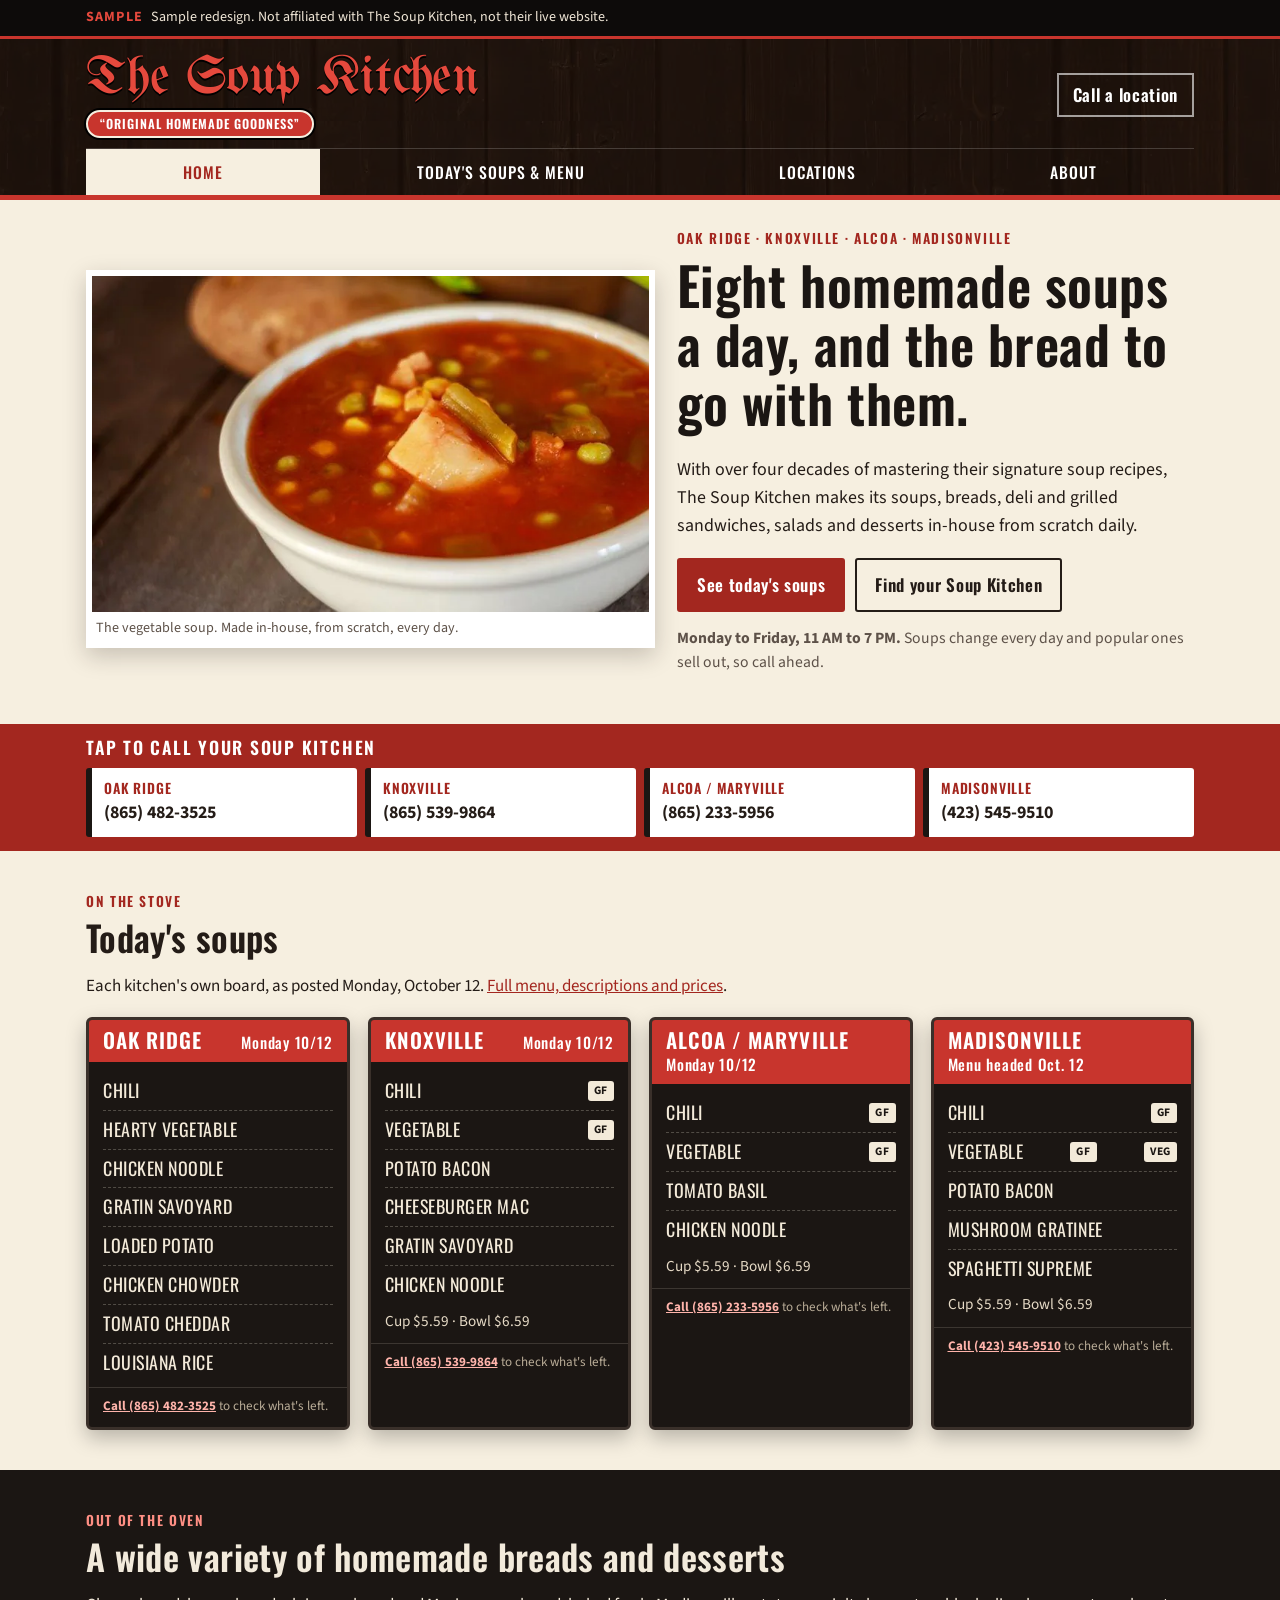
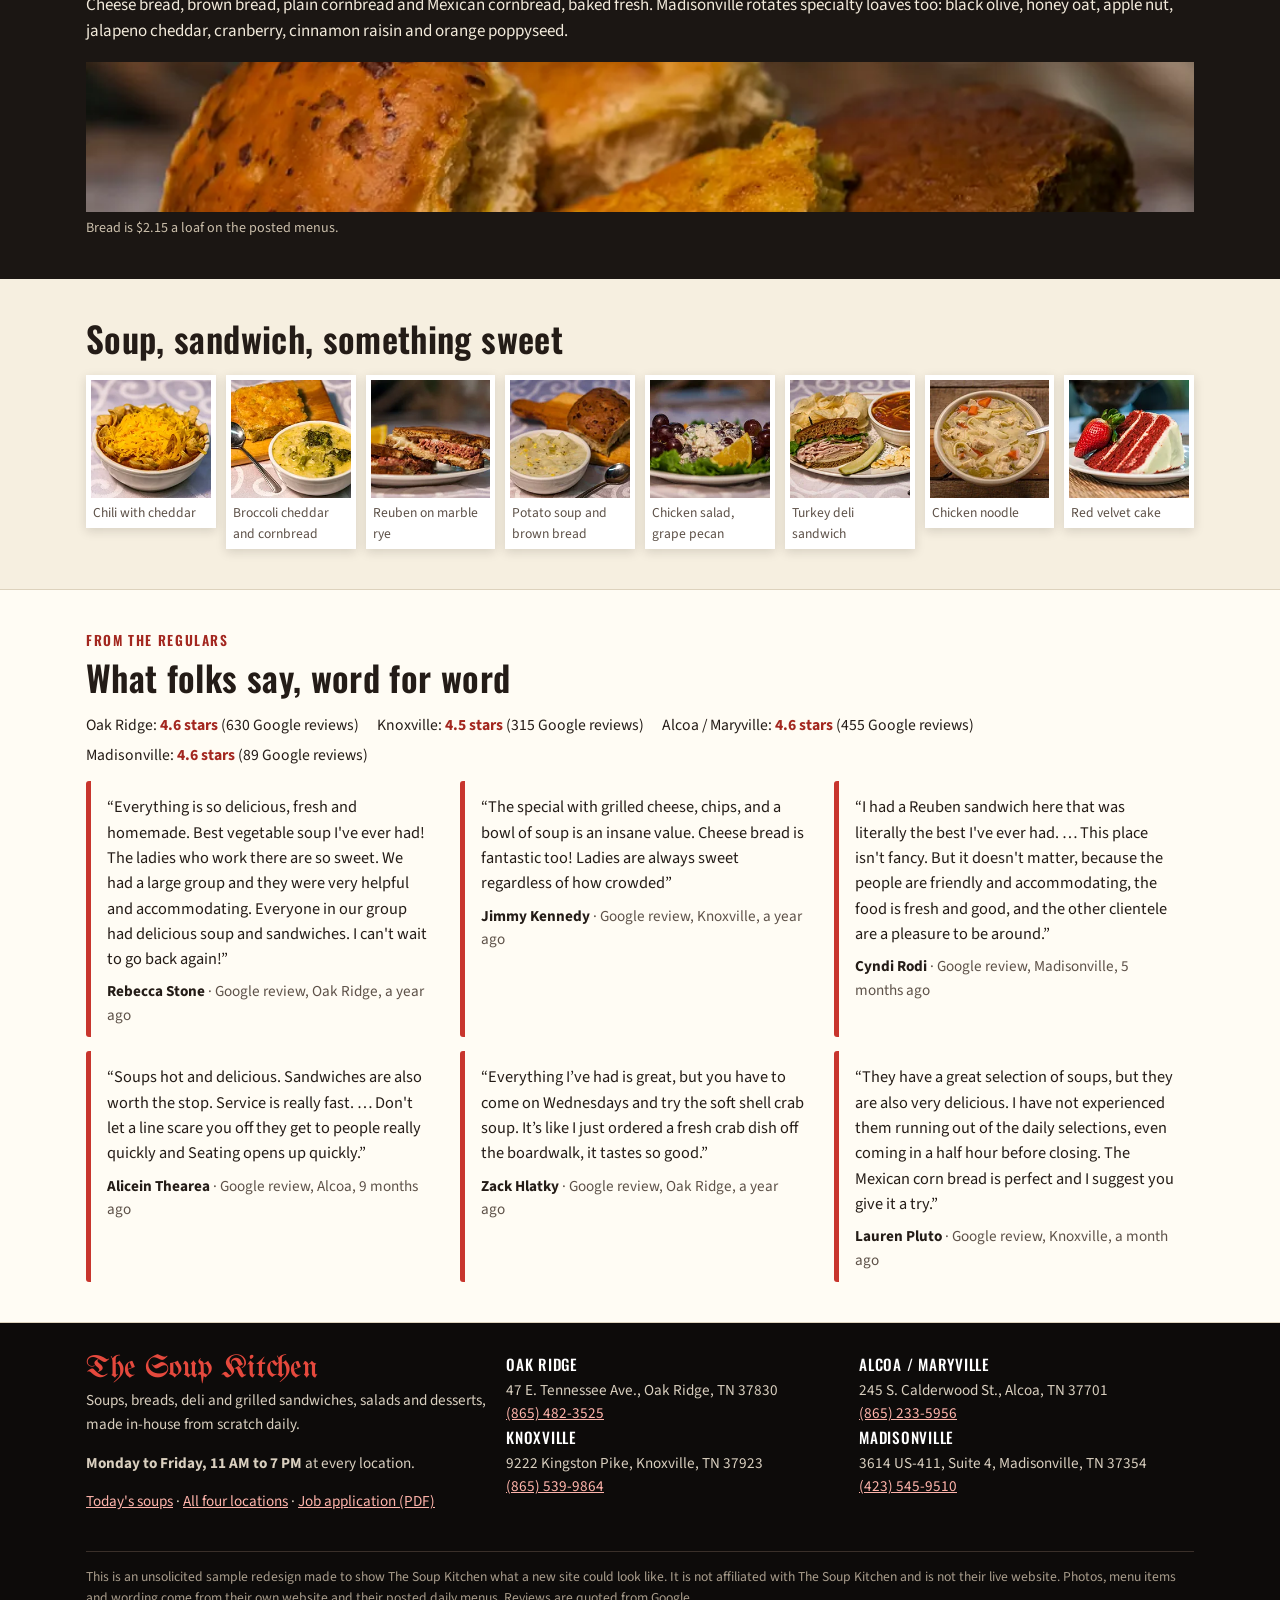
<file: index.html>
<!DOCTYPE html>
<html lang="en">
<head>
<meta charset="utf-8">
<meta name="viewport" content="width=device-width, initial-scale=1">
<meta name="robots" content="noindex, nofollow, noarchive">
<title>The Soup Kitchen | Homemade Soup, Bread &amp; Sandwiches in Oak Ridge, Knoxville, Alcoa &amp; Madisonville</title>
<meta name="description" content="Eight homemade soups a day, fresh breads, deli and grilled sandwiches and desserts, made from scratch at four East Tennessee locations. See today's soups and tap to call.">
<meta name="theme-color" content="#1b1613">
<link rel="icon" href="img/favicon.svg" type="image/svg+xml">
<link rel="preconnect" href="https://fonts.googleapis.com">
<link rel="preconnect" href="https://fonts.gstatic.com" crossorigin>
<link rel="stylesheet" href="https://fonts.googleapis.com/css2?family=UnifrakturMaguntia&amp;family=Oswald:wght@500;600&amp;family=Source+Sans+3:ital,wght@0,400;0,700;1,400&amp;display=swap">
<link rel="stylesheet" href="style.css">
</head>
<body>
<a class="skip" href="#main">Skip to main content</a>
<div class="ribbon" role="note"><div class="wrap"><strong>Sample</strong>Sample redesign. Not affiliated with The Soup Kitchen, not their live website.</div></div>
<header class="site-head">
<div class="shade">
<div class="wrap">
<div class="head-row">
<a class="brand" href="index.html" aria-label="The Soup Kitchen, home"><span class="mark" aria-hidden="true">The Soup Kitchen</span><span class="banner" aria-hidden="true">&ldquo;Original Homemade Goodness&rdquo;</span></a>
<a class="head-call" href="locations.html">Call a location</a>
</div>
<nav class="main-nav" aria-label="Main"><ul><li><a href="index.html" aria-current="page">Home</a></li><li><a href="menu.html">Today's Soups &amp; Menu</a></li><li><a href="locations.html">Locations</a></li><li><a href="about.html">About</a></li></ul></nav>
</div>
</div>
</header>
<main id="main">

<section class="hero" aria-labelledby="hero-h">
<div class="wrap hero-grid">
<figure class="hero-photo">
<img src="img/vegetable-soup-750.webp" srcset="img/vegetable-soup-480.webp 480w, img/vegetable-soup-750.webp 750w" sizes="(min-width: 900px) 560px, 100vw" width="750" height="453" alt="A bowl of The Soup Kitchen's vegetable soup, potato, green beans, corn and peas in a tomato broth, on a rustic wood table with celery behind it" fetchpriority="high">
<figcaption>The vegetable soup. Made in-house, from scratch, every day.</figcaption>
</figure>
<div>
<p class="kicker">Oak Ridge &middot; Knoxville &middot; Alcoa &middot; Madisonville</p>
<h1 id="hero-h">Eight homemade soups a day, and the bread to go with them.</h1>
<p class="sub">With over four decades of mastering their signature soup recipes, The Soup Kitchen makes its soups, breads, deli and grilled sandwiches, salads and desserts in-house from scratch daily.</p>
<div class="cta-row">
<a class="btn" href="menu.html">See today's soups</a>
<a class="btn btn-line" href="locations.html">Find your Soup Kitchen</a>
</div>
<p class="hours-line"><strong>Monday to Friday, 11 AM to 7 PM.</strong> Soups change every day and popular ones sell out, so call ahead.</p>
</div>
</div>
</section>

<section class="callbar" aria-labelledby="call-h"><div class="wrap">
<h2 id="call-h">Tap to call your Soup Kitchen</h2>
<ul class="calls"><li><a href="tel:+18654823525"><span class="town">Oak Ridge</span><span class="num">(865) 482-3525</span></a></li><li><a href="tel:+18655399864"><span class="town">Knoxville</span><span class="num">(865) 539-9864</span></a></li><li><a href="tel:+18652335956"><span class="town">Alcoa / Maryville</span><span class="num">(865) 233-5956</span></a></li><li><a href="tel:+14235459510"><span class="town">Madisonville</span><span class="num">(423) 545-9510</span></a></li></ul>
</div></section>

<section class="section" aria-labelledby="today-h">
<div class="wrap">
<p class="kicker">On the stove</p>
<h2 id="today-h">Today's soups</h2>
<p>Each kitchen's own board, as posted Monday, October 12. <a href="menu.html">Full menu, descriptions and prices</a>.</p>
<div class="boards">
<section class="board" id="today-oak-ridge" aria-labelledby="b-oak-ridge">
<div class="board-top"><h3 id="b-oak-ridge">Oak Ridge</h3><span class="date">Monday 10/12</span></div>
<ul><li><span>Chili</span></li><li><span>Hearty Vegetable</span></li><li><span>Chicken Noodle</span></li><li><span>Gratin Savoyard</span></li><li><span>Loaded Potato</span></li><li><span>Chicken Chowder</span></li><li><span>Tomato Cheddar</span></li><li><span>Louisiana Rice</span></li></ul>

<p class="src"><a href="tel:+18654823525">Call (865) 482-3525</a> to check what's left.</p>
</section><section class="board" id="today-knoxville" aria-labelledby="b-knoxville">
<div class="board-top"><h3 id="b-knoxville">Knoxville</h3><span class="date">Monday 10/12</span></div>
<ul><li><span>Chili</span><span class="tag">GF</span></li><li><span>Vegetable</span><span class="tag">GF</span></li><li><span>Potato Bacon</span></li><li><span>Cheeseburger Mac</span></li><li><span>Gratin Savoyard</span></li><li><span>Chicken Noodle</span></li></ul>
<p class="price">Cup $5.59 &middot; Bowl $6.59</p>
<p class="src"><a href="tel:+18655399864">Call (865) 539-9864</a> to check what's left.</p>
</section><section class="board" id="today-alcoa" aria-labelledby="b-alcoa">
<div class="board-top"><h3 id="b-alcoa">Alcoa / Maryville</h3><span class="date">Monday 10/12</span></div>
<ul><li><span>Chili</span><span class="tag">GF</span></li><li><span>Vegetable</span><span class="tag">GF</span></li><li><span>Tomato Basil</span></li><li><span>Chicken Noodle</span></li></ul>
<p class="price">Cup $5.59 &middot; Bowl $6.59</p>
<p class="src"><a href="tel:+18652335956">Call (865) 233-5956</a> to check what's left.</p>
</section><section class="board" id="today-madisonville" aria-labelledby="b-madisonville">
<div class="board-top"><h3 id="b-madisonville">Madisonville</h3><span class="date">Menu headed Oct. 12</span></div>
<ul><li><span>Chili</span><span class="tag">GF</span></li><li><span>Vegetable</span><span class="tag">GF</span><span class="tag">VEG</span></li><li><span>Potato Bacon</span></li><li><span>Mushroom Gratinee</span></li><li><span>Spaghetti Supreme</span></li></ul>
<p class="price">Cup $5.59 &middot; Bowl $6.59</p>
<p class="src"><a href="tel:+14235459510">Call (423) 545-9510</a> to check what's left.</p>
</section>
</div>
</div>
</section>

<section class="section dark" aria-labelledby="bread-h">
<div class="wrap">
<p class="kicker">Out of the oven</p>
<h2 id="bread-h">A wide variety of homemade breads and desserts</h2>
<p>Cheese bread, brown bread, plain cornbread and Mexican cornbread, baked fresh. Madisonville rotates specialty loaves too: black olive, honey oat, apple nut, jalapeno cheddar, cranberry, cinnamon raisin and orange poppyseed.</p>
<figure class="bread-strip"><img src="img/breads-1000.webp" width="1000" height="199" alt="A row of The Soup Kitchen's homemade bread loaves, cheese bread and brown bread, torn open to show the inside" loading="lazy" decoding="async"><figcaption>Bread is $2.15 a loaf on the posted menus.</figcaption></figure>
</div>
</section>

<section class="section" aria-labelledby="food-h">
<div class="wrap">
<h2 id="food-h">Soup, sandwich, something sweet</h2>
<ul class="tiles eight"><li><figure><img src="img/chili-cheddar-fritos.webp" width="211" height="209" alt="Chili topped with shredded cheddar and corn chips" loading="lazy" decoding="async"><figcaption>Chili with cheddar</figcaption></figure></li><li><figure><img src="img/broccoli-cheddar-cornbread.webp" width="211" height="209" alt="A bowl of broccoli cheddar soup beside a square of cornbread on a wooden board" loading="lazy" decoding="async"><figcaption>Broccoli cheddar and cornbread</figcaption></figure></li><li><figure><img src="img/reuben.webp" width="211" height="209" alt="A grilled Reuben on marble rye, corned beef and sauerkraut showing" loading="lazy" decoding="async"><figcaption>Reuben on marble rye</figcaption></figure></li><li><figure><img src="img/potato-soup-bread.webp" width="211" height="209" alt="A cup of creamy potato soup with a loaf of homemade brown bread" loading="lazy" decoding="async"><figcaption>Potato soup and brown bread</figcaption></figure></li><li><figure><img src="img/chicken-salad-plate.webp" width="211" height="209" alt="Grape and pecan chicken salad on lettuce with red grapes and an orange slice" loading="lazy" decoding="async"><figcaption>Chicken salad, grape pecan</figcaption></figure></li><li><figure><img src="img/turkey-on-rye.webp" width="211" height="209" alt="A turkey deli sandwich on dark rye with chips, a pickle and a cup of soup" loading="lazy" decoding="async"><figcaption>Turkey deli sandwich</figcaption></figure></li><li><figure><img src="img/chicken-noodle.webp" width="211" height="209" alt="A bowl of chicken noodle soup with carrots and wide noodles on a wood table" loading="lazy" decoding="async"><figcaption>Chicken noodle</figcaption></figure></li><li><figure><img src="img/red-velvet.webp" width="211" height="209" alt="A slice of red velvet layer cake with cream cheese frosting and a strawberry" loading="lazy" decoding="async"><figcaption>Red velvet cake</figcaption></figure></li></ul>
</div>
</section>

<section class="section paper" aria-labelledby="rv-h">
<div class="wrap">
<p class="kicker">From the regulars</p>
<h2 id="rv-h">What folks say, word for word</h2>
<p class="rating-row"><span>Oak Ridge: <b>4.6 stars</b> (630 Google reviews)</span><span>Knoxville: <b>4.5 stars</b> (315 Google reviews)</span><span>Alcoa / Maryville: <b>4.6 stars</b> (455 Google reviews)</span><span>Madisonville: <b>4.6 stars</b> (89 Google reviews)</span></p>
<ul class="reviews"><li><blockquote><p>&ldquo;Everything is so delicious, fresh and homemade. Best vegetable soup I've ever had! The ladies who work there are so sweet. We had a large group and they were very helpful and accommodating. Everyone in our group had delicious soup and sandwiches. I can't wait to go back again!&rdquo;</p></blockquote><p class="who">Rebecca Stone <span>&middot; Google review, Oak Ridge, a year ago</span></p></li><li><blockquote><p>&ldquo;The special with grilled cheese, chips, and a bowl of soup is an insane value. Cheese bread is fantastic too! Ladies are always sweet regardless of how crowded&rdquo;</p></blockquote><p class="who">Jimmy Kennedy <span>&middot; Google review, Knoxville, a year ago</span></p></li><li><blockquote><p>&ldquo;I had a Reuben sandwich here that was literally the best I've ever had. &hellip; This place isn't fancy. But it doesn't matter, because the people are friendly and accommodating, the food is fresh and good, and the other clientele are a pleasure to be around.&rdquo;</p></blockquote><p class="who">Cyndi Rodi <span>&middot; Google review, Madisonville, 5 months ago</span></p></li><li><blockquote><p>&ldquo;Soups hot and delicious. Sandwiches are also worth the stop. Service is really fast. &hellip; Don't let a line scare you off they get to people really quickly and Seating opens up quickly.&rdquo;</p></blockquote><p class="who">Alicein Thearea <span>&middot; Google review, Alcoa, 9 months ago</span></p></li><li><blockquote><p>&ldquo;Everything I&rsquo;ve had is great, but you have to come on Wednesdays and try the soft shell crab soup. It&rsquo;s like I just ordered a fresh crab dish off the boardwalk, it tastes so good.&rdquo;</p></blockquote><p class="who">Zack Hlatky <span>&middot; Google review, Oak Ridge, a year ago</span></p></li><li><blockquote><p>&ldquo;They have a great selection of soups, but they are also very delicious. I have not experienced them running out of the daily selections, even coming in a half hour before closing. The Mexican corn bread is perfect and I suggest you give it a try.&rdquo;</p></blockquote><p class="who">Lauren Pluto <span>&middot; Google review, Knoxville, a month ago</span></p></li></ul>
</div>
</section>
</main>
<footer class="site-foot">
<div class="wrap">
<div class="foot-grid">
<div>
<p class="foot-name">The Soup Kitchen</p>
<p>Soups, breads, deli and grilled sandwiches, salads and desserts, made in-house from scratch daily.</p>
<p><strong>Monday to Friday, 11 AM to 7 PM</strong> at every location.</p>
<p><a href="menu.html">Today's soups</a> &middot; <a href="locations.html">All four locations</a> &middot; <a href="https://thesoupkitchen.com/jobapplication.pdf">Job application (PDF)</a></p>
</div>
<div><p class="foot-loc"><b>Oak Ridge</b><br>47 E. Tennessee Ave., Oak Ridge, TN 37830<br><a href="tel:+18654823525">(865) 482-3525</a></p><p class="foot-loc"><b>Knoxville</b><br>9222 Kingston Pike, Knoxville, TN 37923<br><a href="tel:+18655399864">(865) 539-9864</a></p></div>
<div><p class="foot-loc"><b>Alcoa / Maryville</b><br>245 S. Calderwood St., Alcoa, TN 37701<br><a href="tel:+18652335956">(865) 233-5956</a></p><p class="foot-loc"><b>Madisonville</b><br>3614 US-411, Suite 4, Madisonville, TN 37354<br><a href="tel:+14235459510">(423) 545-9510</a></p></div>
</div>
<p class="sample-note">This is an unsolicited sample redesign made to show The Soup Kitchen what a new site could look like. It is not affiliated with The Soup Kitchen and is not their live website. Photos, menu items and wording come from their own website and their posted daily menus. Reviews are quoted from Google.</p>
</div>
</footer>
</body>
</html>
</file>
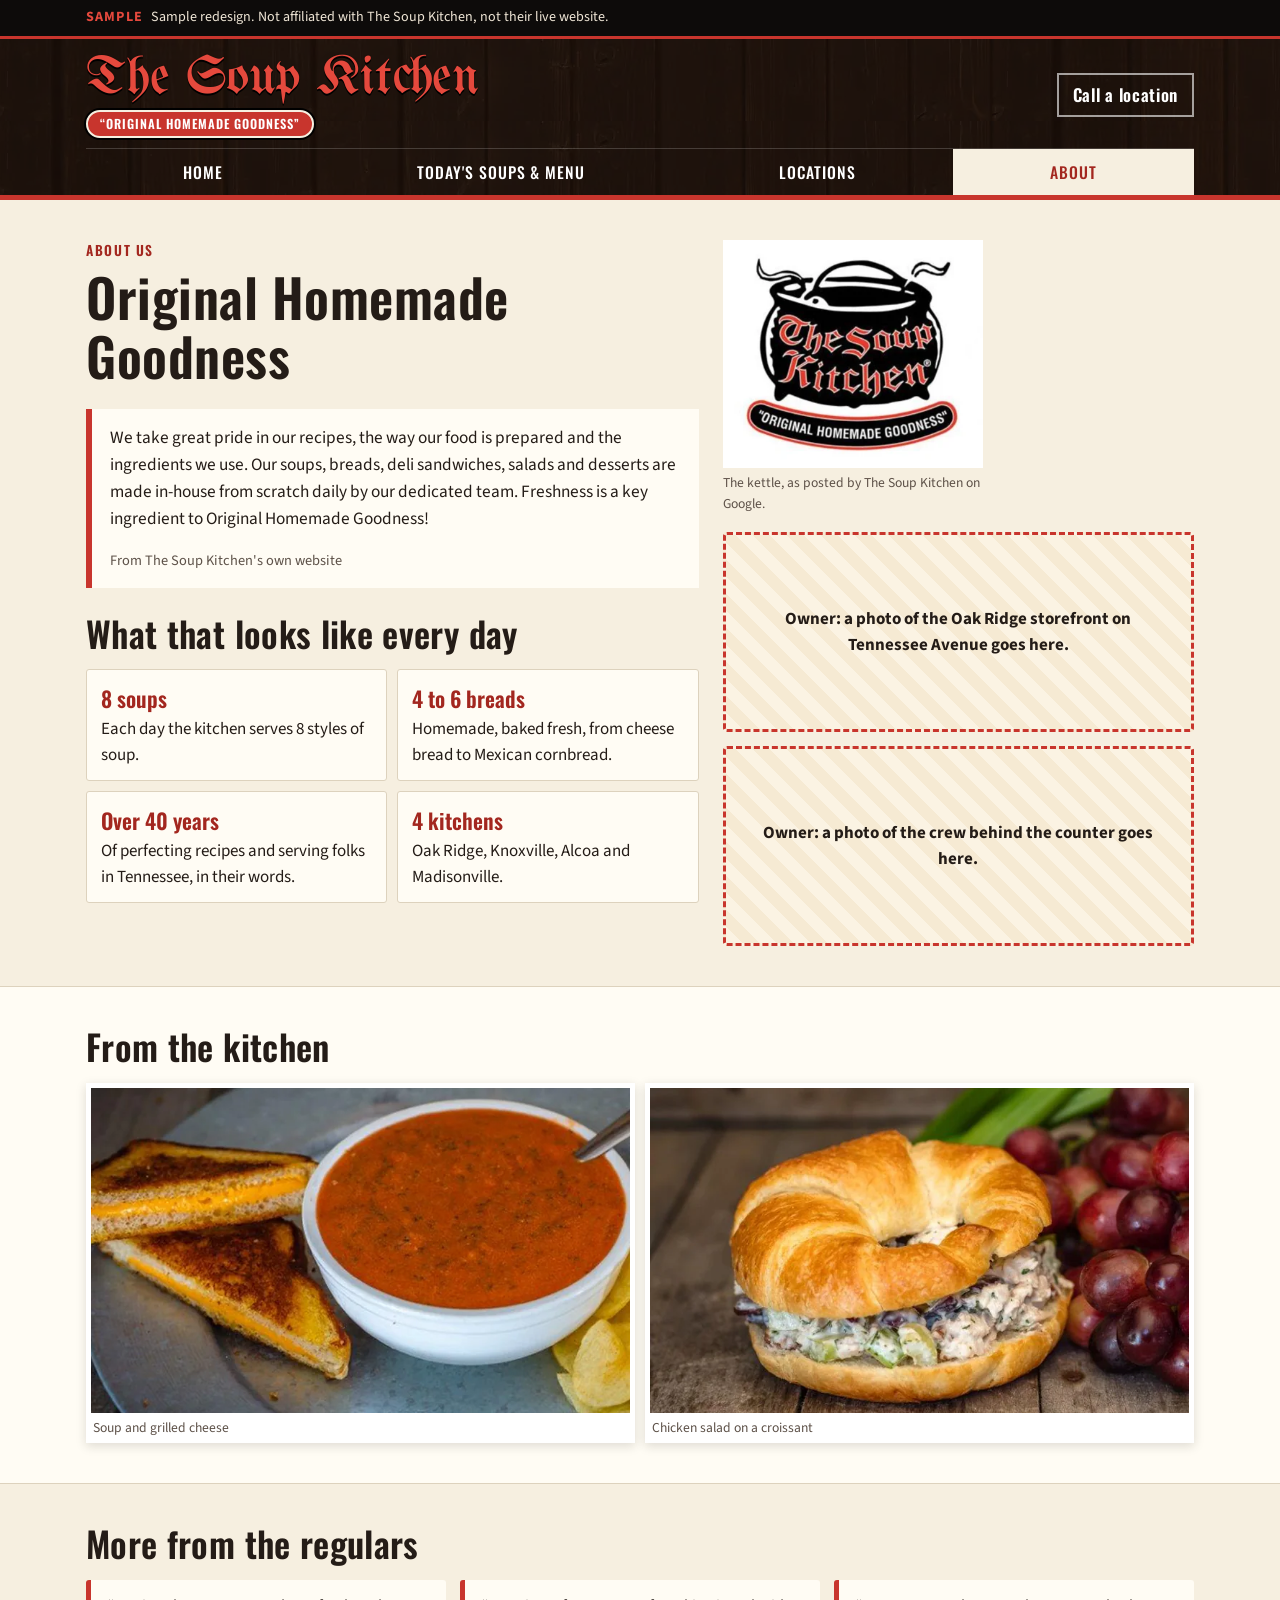
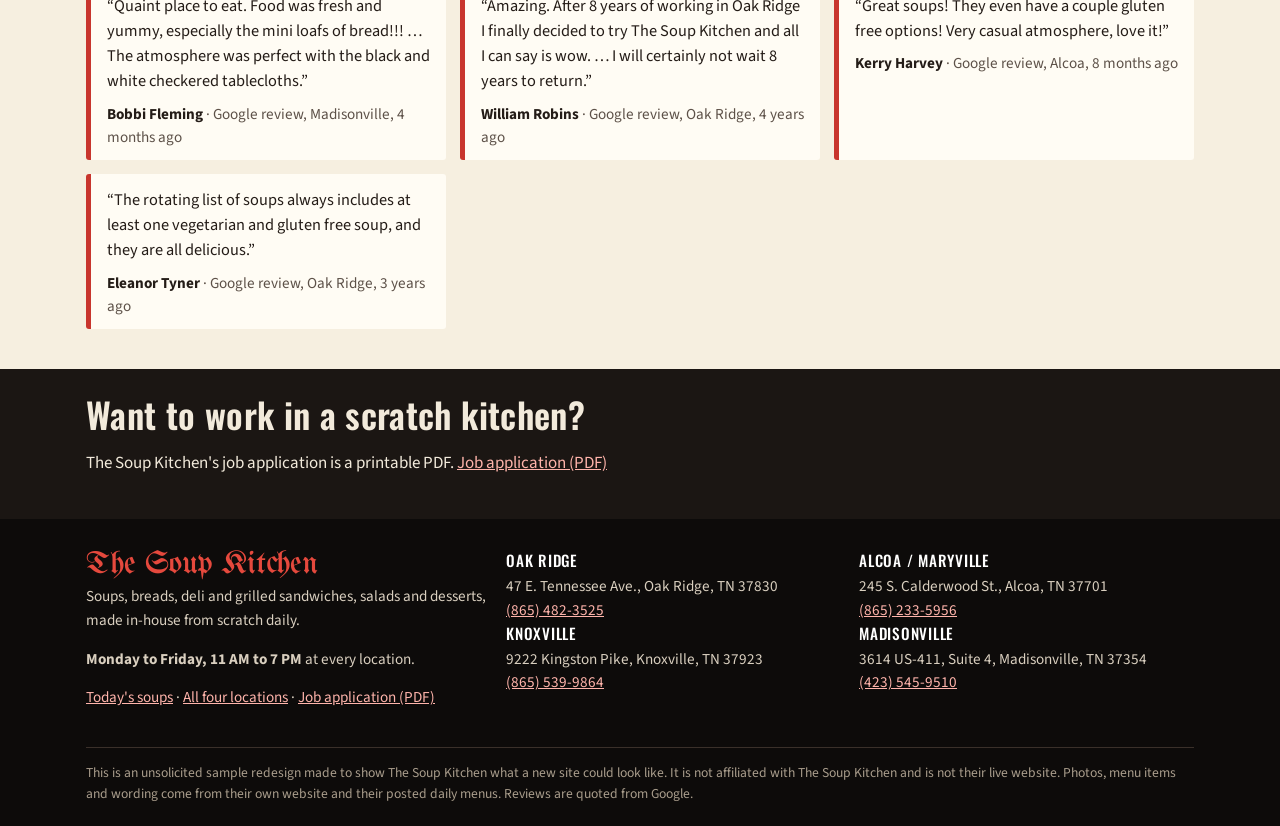
<file: about.html>
<!DOCTYPE html>
<html lang="en">
<head>
<meta charset="utf-8">
<meta name="viewport" content="width=device-width, initial-scale=1">
<meta name="robots" content="noindex, nofollow, noarchive">
<title>About | The Soup Kitchen, Original Homemade Goodness</title>
<meta name="description" content="The Soup Kitchen makes its soups, breads, deli sandwiches, salads and desserts in-house from scratch daily, in Oak Ridge, Knoxville, Alcoa and Madisonville.">
<meta name="theme-color" content="#1b1613">
<link rel="icon" href="img/favicon.svg" type="image/svg+xml">
<link rel="preconnect" href="https://fonts.googleapis.com">
<link rel="preconnect" href="https://fonts.gstatic.com" crossorigin>
<link rel="stylesheet" href="https://fonts.googleapis.com/css2?family=UnifrakturMaguntia&amp;family=Oswald:wght@500;600&amp;family=Source+Sans+3:ital,wght@0,400;0,700;1,400&amp;display=swap">
<link rel="stylesheet" href="style.css">
</head>
<body>
<a class="skip" href="#main">Skip to main content</a>
<div class="ribbon" role="note"><div class="wrap"><strong>Sample</strong>Sample redesign. Not affiliated with The Soup Kitchen, not their live website.</div></div>
<header class="site-head">
<div class="shade">
<div class="wrap">
<div class="head-row">
<a class="brand" href="index.html" aria-label="The Soup Kitchen, home"><span class="mark" aria-hidden="true">The Soup Kitchen</span><span class="banner" aria-hidden="true">&ldquo;Original Homemade Goodness&rdquo;</span></a>
<a class="head-call" href="locations.html">Call a location</a>
</div>
<nav class="main-nav" aria-label="Main"><ul><li><a href="index.html">Home</a></li><li><a href="menu.html">Today's Soups &amp; Menu</a></li><li><a href="locations.html">Locations</a></li><li><a href="about.html" aria-current="page">About</a></li></ul></nav>
</div>
</div>
</header>
<main id="main">

<section class="section" aria-labelledby="ab-h">
<div class="wrap about-grid">
<div>
<p class="kicker">About us</p>
<h1 id="ab-h">Original Homemade Goodness</h1>
<blockquote class="their-words">
<p>We take great pride in our recipes, the way our food is prepared and the ingredients we use. Our soups, breads, deli sandwiches, salads and desserts are made in-house from scratch daily by our dedicated team. Freshness is a key ingredient to Original Homemade Goodness!</p>
<footer>From The Soup Kitchen's own website</footer>
</blockquote>
<h2 style="margin-top:26px">What that looks like every day</h2>
<ul class="facts">
<li><b>8 soups</b>Each day the kitchen serves 8 styles of soup.</li>
<li><b>4 to 6 breads</b>Homemade, baked fresh, from cheese bread to Mexican cornbread.</li>
<li><b>Over 40 years</b>Of perfecting recipes and serving folks in Tennessee, in their words.</li>
<li><b>4 kitchens</b>Oak Ridge, Knoxville, Alcoa and Madisonville.</li>
</ul>
</div>
<div>
<figure class="logo-fig"><img src="img/logo-owner-360.webp" width="360" height="316" alt="The Soup Kitchen logo: a black soup kettle with The Soup Kitchen in red lettering and a red banner reading Original Homemade Goodness" loading="lazy" decoding="async"><figcaption>The kettle, as posted by The Soup Kitchen on Google.</figcaption></figure>
<div class="photo-needed" style="margin-top:18px">Owner: a photo of the Oak Ridge storefront on Tennessee Avenue goes here.</div>
<div class="photo-needed" style="margin-top:14px">Owner: a photo of the crew behind the counter goes here.</div>
</div>
</div>
</section>

<section class="section paper" aria-labelledby="ph-h">
<div class="wrap">
<h2 id="ph-h">From the kitchen</h2>
<div class="tiles" style="grid-template-columns:repeat(auto-fit,minmax(150px,1fr))">
<figure><img src="img/tomato-soup-grilled-cheese-750.webp" width="750" height="453" alt="A bowl of tomato soup with a spoon, grilled cheese halves and potato chips on a metal tray" loading="lazy" decoding="async" style="aspect-ratio:750/453"><figcaption>Soup and grilled cheese</figcaption></figure>
<figure><img src="img/chicken-salad-croissant-750.webp" width="750" height="453" alt="Grape and pecan chicken salad on a golden croissant beside a bunch of red grapes" loading="lazy" decoding="async" style="aspect-ratio:750/453"><figcaption>Chicken salad on a croissant</figcaption></figure>
</div>
</div>
</section>

<section class="section" aria-labelledby="rv2-h">
<div class="wrap">
<h2 id="rv2-h">More from the regulars</h2>
<ul class="reviews"><li><blockquote><p>&ldquo;Quaint place to eat. Food was fresh and yummy, especially the mini loafs of bread!!! &hellip; The atmosphere was perfect with the black and white checkered tablecloths.&rdquo;</p></blockquote><p class="who">Bobbi Fleming <span>&middot; Google review, Madisonville, 4 months ago</span></p></li><li><blockquote><p>&ldquo;Amazing. After 8 years of working in Oak Ridge I finally decided to try The Soup Kitchen and all I can say is wow. &hellip; I will certainly not wait 8 years to return.&rdquo;</p></blockquote><p class="who">William Robins <span>&middot; Google review, Oak Ridge, 4 years ago</span></p></li><li><blockquote><p>&ldquo;Great soups! They even have a couple gluten free options! Very casual atmosphere, love it!&rdquo;</p></blockquote><p class="who">Kerry Harvey <span>&middot; Google review, Alcoa, 8 months ago</span></p></li><li><blockquote><p>&ldquo;The rotating list of soups always includes at least one vegetarian and gluten free soup, and they are all delicious.&rdquo;</p></blockquote><p class="who">Eleanor Tyner <span>&middot; Google review, Oak Ridge, 3 years ago</span></p></li></ul>
</div>
</section>

<section class="section dark tight" aria-labelledby="job-h">
<div class="wrap">
<h2 id="job-h">Want to work in a scratch kitchen?</h2>
<p>The Soup Kitchen's job application is a printable PDF. <a href="https://thesoupkitchen.com/jobapplication.pdf">Job application (PDF)</a></p>
</div>
</section>
</main>
<footer class="site-foot">
<div class="wrap">
<div class="foot-grid">
<div>
<p class="foot-name">The Soup Kitchen</p>
<p>Soups, breads, deli and grilled sandwiches, salads and desserts, made in-house from scratch daily.</p>
<p><strong>Monday to Friday, 11 AM to 7 PM</strong> at every location.</p>
<p><a href="menu.html">Today's soups</a> &middot; <a href="locations.html">All four locations</a> &middot; <a href="https://thesoupkitchen.com/jobapplication.pdf">Job application (PDF)</a></p>
</div>
<div><p class="foot-loc"><b>Oak Ridge</b><br>47 E. Tennessee Ave., Oak Ridge, TN 37830<br><a href="tel:+18654823525">(865) 482-3525</a></p><p class="foot-loc"><b>Knoxville</b><br>9222 Kingston Pike, Knoxville, TN 37923<br><a href="tel:+18655399864">(865) 539-9864</a></p></div>
<div><p class="foot-loc"><b>Alcoa / Maryville</b><br>245 S. Calderwood St., Alcoa, TN 37701<br><a href="tel:+18652335956">(865) 233-5956</a></p><p class="foot-loc"><b>Madisonville</b><br>3614 US-411, Suite 4, Madisonville, TN 37354<br><a href="tel:+14235459510">(423) 545-9510</a></p></div>
</div>
<p class="sample-note">This is an unsolicited sample redesign made to show The Soup Kitchen what a new site could look like. It is not affiliated with The Soup Kitchen and is not their live website. Photos, menu items and wording come from their own website and their posted daily menus. Reviews are quoted from Google.</p>
</div>
</footer>
</body>
</html>
</file>
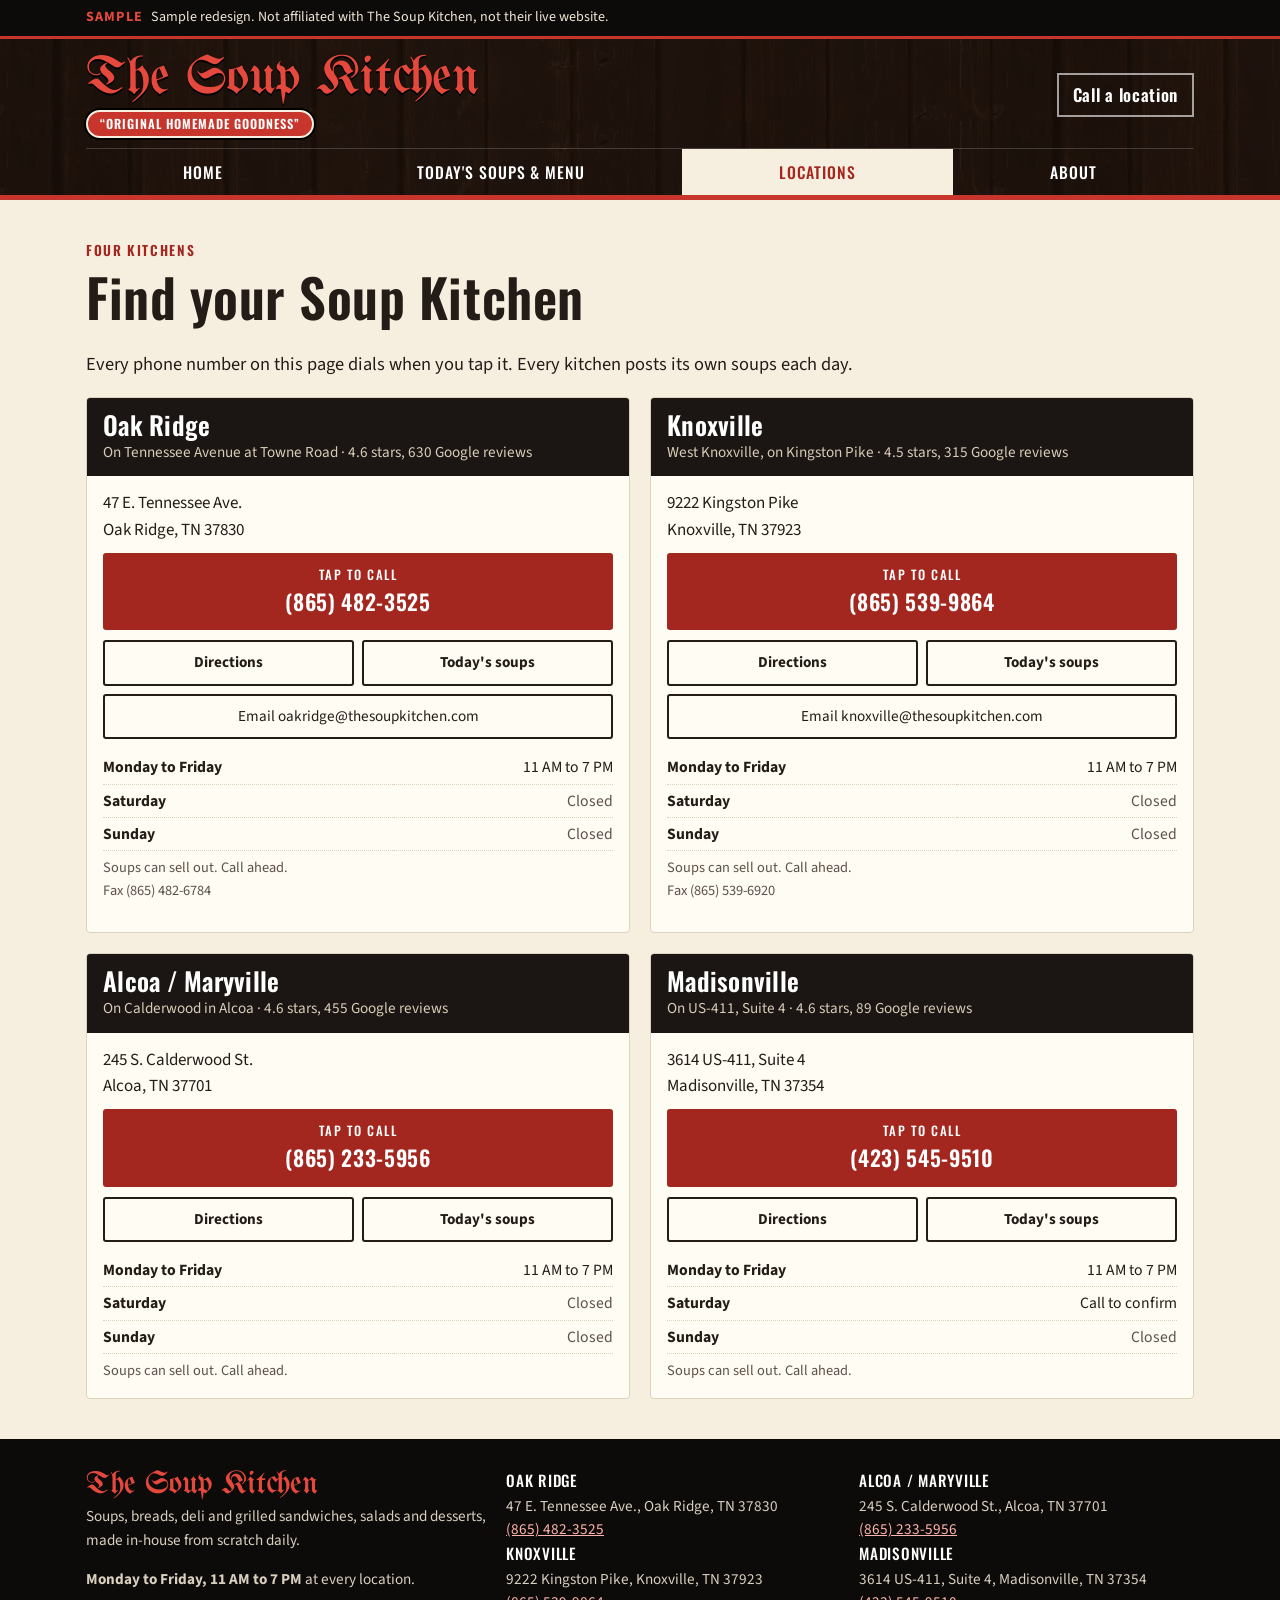
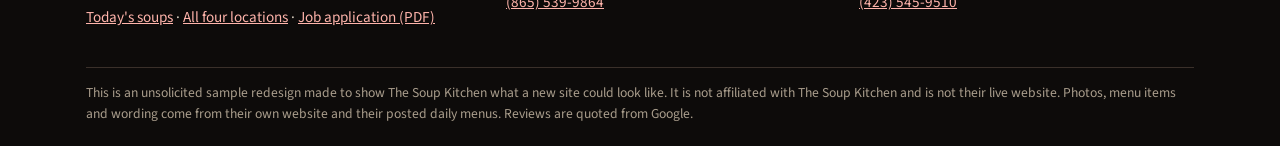
<file: locations.html>
<!DOCTYPE html>
<html lang="en">
<head>
<meta charset="utf-8">
<meta name="viewport" content="width=device-width, initial-scale=1">
<meta name="robots" content="noindex, nofollow, noarchive">
<title>Locations, Hours and Phone Numbers | The Soup Kitchen</title>
<meta name="description" content="The Soup Kitchen in Oak Ridge, Knoxville, Alcoa and Madisonville. Tap to call, hours, directions and each kitchen's soups for today.">
<meta name="theme-color" content="#1b1613">
<link rel="icon" href="img/favicon.svg" type="image/svg+xml">
<link rel="preconnect" href="https://fonts.googleapis.com">
<link rel="preconnect" href="https://fonts.gstatic.com" crossorigin>
<link rel="stylesheet" href="https://fonts.googleapis.com/css2?family=UnifrakturMaguntia&amp;family=Oswald:wght@500;600&amp;family=Source+Sans+3:ital,wght@0,400;0,700;1,400&amp;display=swap">
<link rel="stylesheet" href="style.css">
</head>
<body>
<a class="skip" href="#main">Skip to main content</a>
<div class="ribbon" role="note"><div class="wrap"><strong>Sample</strong>Sample redesign. Not affiliated with The Soup Kitchen, not their live website.</div></div>
<header class="site-head">
<div class="shade">
<div class="wrap">
<div class="head-row">
<a class="brand" href="index.html" aria-label="The Soup Kitchen, home"><span class="mark" aria-hidden="true">The Soup Kitchen</span><span class="banner" aria-hidden="true">&ldquo;Original Homemade Goodness&rdquo;</span></a>
<a class="head-call" href="locations.html">Call a location</a>
</div>
<nav class="main-nav" aria-label="Main"><ul><li><a href="index.html">Home</a></li><li><a href="menu.html">Today's Soups &amp; Menu</a></li><li><a href="locations.html" aria-current="page">Locations</a></li><li><a href="about.html">About</a></li></ul></nav>
</div>
</div>
</header>
<main id="main">

<section class="section" aria-labelledby="loc-h">
<div class="wrap">
<p class="kicker">Four kitchens</p>
<h1 id="loc-h">Find your Soup Kitchen</h1>
<p class="lead">Every phone number on this page dials when you tap it. Every kitchen posts its own soups each day.</p>
<div class="locs">
<section class="loc" id="oak-ridge" aria-labelledby="l-oak-ridge">
<div class="loc-head"><h2 id="l-oak-ridge">Oak Ridge</h2><p>On Tennessee Avenue at Towne Road &middot; 4.6 stars, 630 Google reviews</p></div>
<div class="loc-body">
<address>47 E. Tennessee Ave.<br>Oak Ridge, TN 37830</address>
<a class="big-call" href="tel:+18654823525"><span>Tap to call</span>(865) 482-3525</a>
<div class="loc-links"><a href="https://www.google.com/maps/search/?api=1&amp;query=The+Soup+Kitchen+47+E+Tennessee+Ave+Oak+Ridge+TN+37830">Directions</a><a href="menu.html#today-oak-ridge">Today's soups</a><a class="mail" href="mailto:oakridge@thesoupkitchen.com">Email oakridge@thesoupkitchen.com</a></div>
<table class="hours"><caption class="fine" style="caption-side:bottom;text-align:left;padding-top:6px">Soups can sell out. Call ahead.</caption><tbody>
<tr><th scope="row">Monday to Friday</th><td>11 AM to 7 PM</td></tr>
<tr class="closed"><th scope="row">Saturday</th><td>Closed</td></tr>
<tr class="closed"><th scope="row">Sunday</th><td>Closed</td></tr>
</tbody></table>
<p class="fine">Fax (865) 482-6784</p>
</div>
</section><section class="loc" id="knoxville" aria-labelledby="l-knoxville">
<div class="loc-head"><h2 id="l-knoxville">Knoxville</h2><p>West Knoxville, on Kingston Pike &middot; 4.5 stars, 315 Google reviews</p></div>
<div class="loc-body">
<address>9222 Kingston Pike<br>Knoxville, TN 37923</address>
<a class="big-call" href="tel:+18655399864"><span>Tap to call</span>(865) 539-9864</a>
<div class="loc-links"><a href="https://www.google.com/maps/search/?api=1&amp;query=The+Soup+Kitchen+9222+Kingston+Pike+Knoxville+TN+37923">Directions</a><a href="menu.html#today-knoxville">Today's soups</a><a class="mail" href="mailto:knoxville@thesoupkitchen.com">Email knoxville@thesoupkitchen.com</a></div>
<table class="hours"><caption class="fine" style="caption-side:bottom;text-align:left;padding-top:6px">Soups can sell out. Call ahead.</caption><tbody>
<tr><th scope="row">Monday to Friday</th><td>11 AM to 7 PM</td></tr>
<tr class="closed"><th scope="row">Saturday</th><td>Closed</td></tr>
<tr class="closed"><th scope="row">Sunday</th><td>Closed</td></tr>
</tbody></table>
<p class="fine">Fax (865) 539-6920</p>
</div>
</section><section class="loc" id="alcoa" aria-labelledby="l-alcoa">
<div class="loc-head"><h2 id="l-alcoa">Alcoa / Maryville</h2><p>On Calderwood in Alcoa &middot; 4.6 stars, 455 Google reviews</p></div>
<div class="loc-body">
<address>245 S. Calderwood St.<br>Alcoa, TN 37701</address>
<a class="big-call" href="tel:+18652335956"><span>Tap to call</span>(865) 233-5956</a>
<div class="loc-links"><a href="https://www.google.com/maps/search/?api=1&amp;query=The+Soup+Kitchen+245+S+Calderwood+St+Alcoa+TN+37701">Directions</a><a href="menu.html#today-alcoa">Today's soups</a></div>
<table class="hours"><caption class="fine" style="caption-side:bottom;text-align:left;padding-top:6px">Soups can sell out. Call ahead.</caption><tbody>
<tr><th scope="row">Monday to Friday</th><td>11 AM to 7 PM</td></tr>
<tr class="closed"><th scope="row">Saturday</th><td>Closed</td></tr>
<tr class="closed"><th scope="row">Sunday</th><td>Closed</td></tr>
</tbody></table>

</div>
</section><section class="loc" id="madisonville" aria-labelledby="l-madisonville">
<div class="loc-head"><h2 id="l-madisonville">Madisonville</h2><p>On US-411, Suite 4 &middot; 4.6 stars, 89 Google reviews</p></div>
<div class="loc-body">
<address>3614 US-411, Suite 4<br>Madisonville, TN 37354</address>
<a class="big-call" href="tel:+14235459510"><span>Tap to call</span>(423) 545-9510</a>
<div class="loc-links"><a href="https://www.google.com/maps/search/?api=1&amp;query=The+Soup+Kitchen+3614+US-411+Madisonville+TN+37354">Directions</a><a href="menu.html#today-madisonville">Today's soups</a></div>
<table class="hours"><caption class="fine" style="caption-side:bottom;text-align:left;padding-top:6px">Soups can sell out. Call ahead.</caption><tbody>
<tr><th scope="row">Monday to Friday</th><td>11 AM to 7 PM</td></tr>
<tr><th scope="row">Saturday</th><td>Call to confirm</td></tr>
<tr class="closed"><th scope="row">Sunday</th><td>Closed</td></tr>
</tbody></table>

</div>
</section>
</div>
</div>
</section>
</main>
<footer class="site-foot">
<div class="wrap">
<div class="foot-grid">
<div>
<p class="foot-name">The Soup Kitchen</p>
<p>Soups, breads, deli and grilled sandwiches, salads and desserts, made in-house from scratch daily.</p>
<p><strong>Monday to Friday, 11 AM to 7 PM</strong> at every location.</p>
<p><a href="menu.html">Today's soups</a> &middot; <a href="locations.html">All four locations</a> &middot; <a href="https://thesoupkitchen.com/jobapplication.pdf">Job application (PDF)</a></p>
</div>
<div><p class="foot-loc"><b>Oak Ridge</b><br>47 E. Tennessee Ave., Oak Ridge, TN 37830<br><a href="tel:+18654823525">(865) 482-3525</a></p><p class="foot-loc"><b>Knoxville</b><br>9222 Kingston Pike, Knoxville, TN 37923<br><a href="tel:+18655399864">(865) 539-9864</a></p></div>
<div><p class="foot-loc"><b>Alcoa / Maryville</b><br>245 S. Calderwood St., Alcoa, TN 37701<br><a href="tel:+18652335956">(865) 233-5956</a></p><p class="foot-loc"><b>Madisonville</b><br>3614 US-411, Suite 4, Madisonville, TN 37354<br><a href="tel:+14235459510">(423) 545-9510</a></p></div>
</div>
<p class="sample-note">This is an unsolicited sample redesign made to show The Soup Kitchen what a new site could look like. It is not affiliated with The Soup Kitchen and is not their live website. Photos, menu items and wording come from their own website and their posted daily menus. Reviews are quoted from Google.</p>
</div>
</footer>
</body>
</html>
</file>
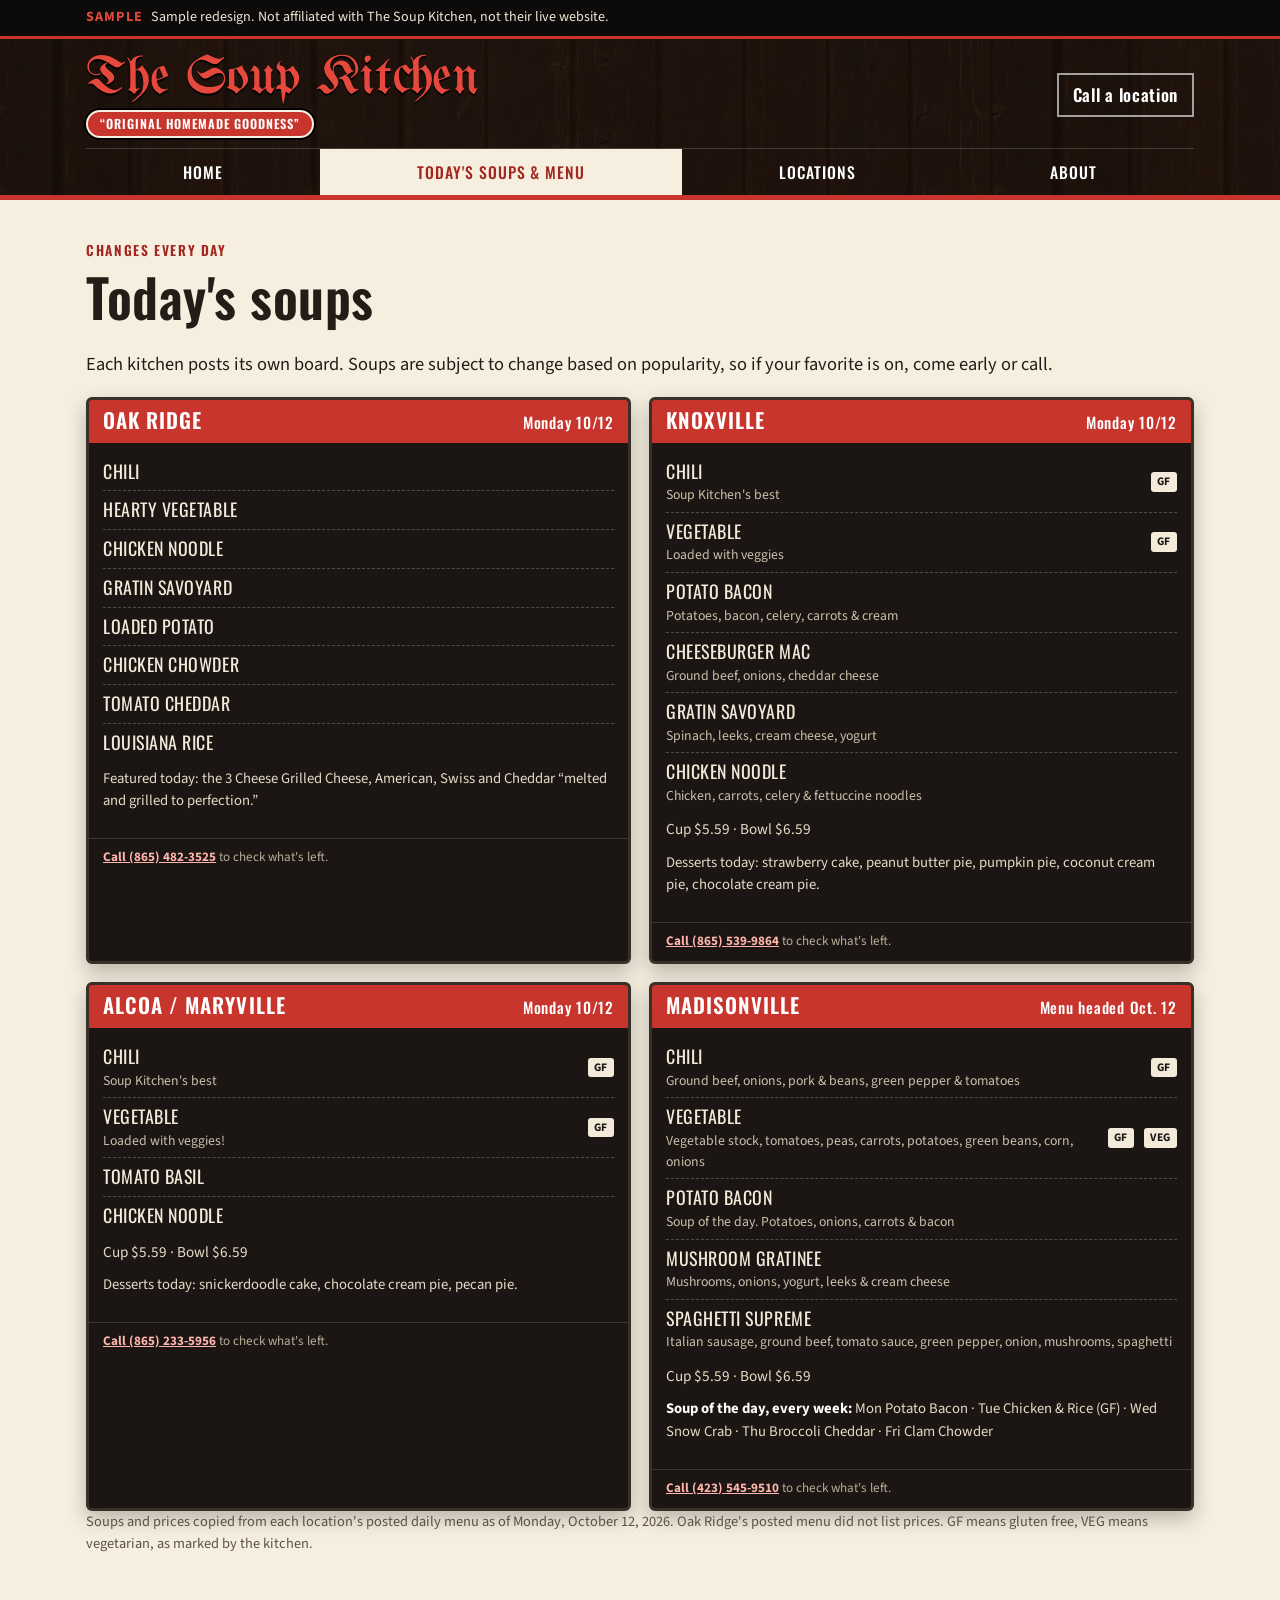
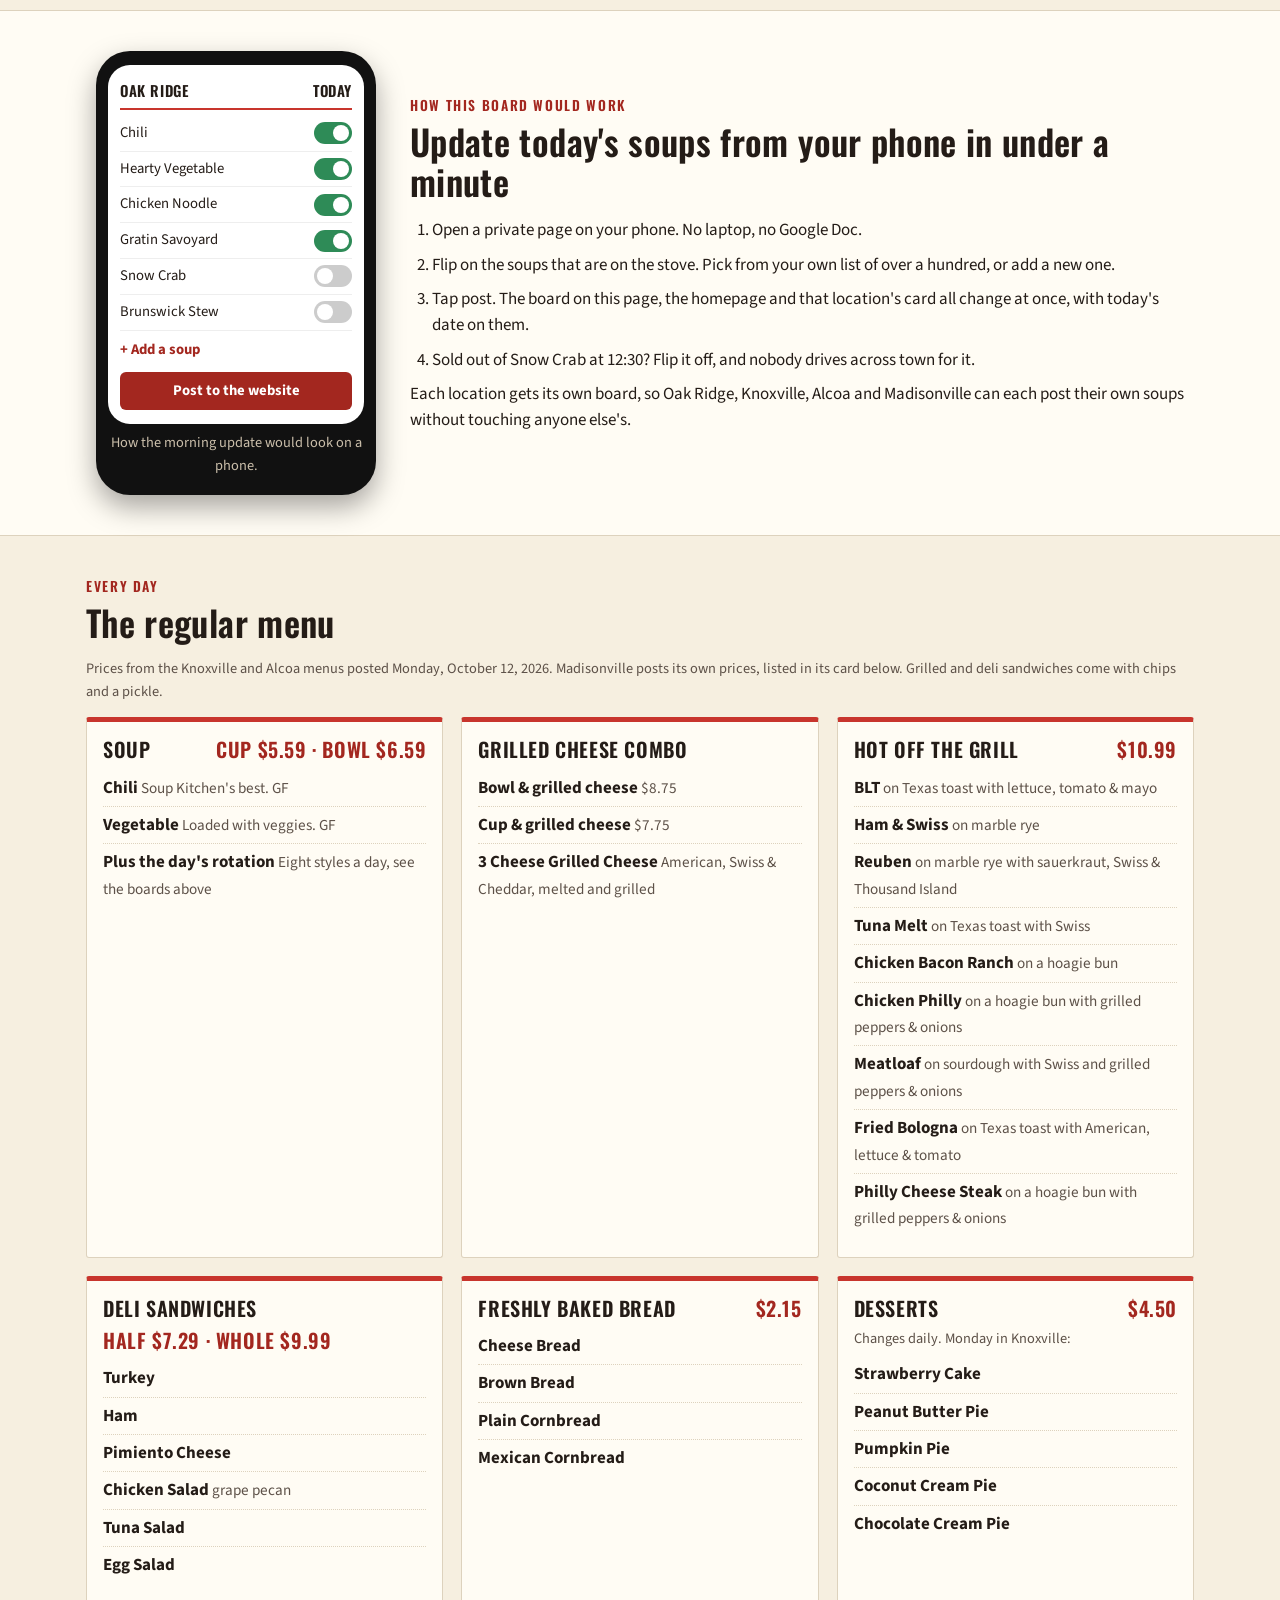
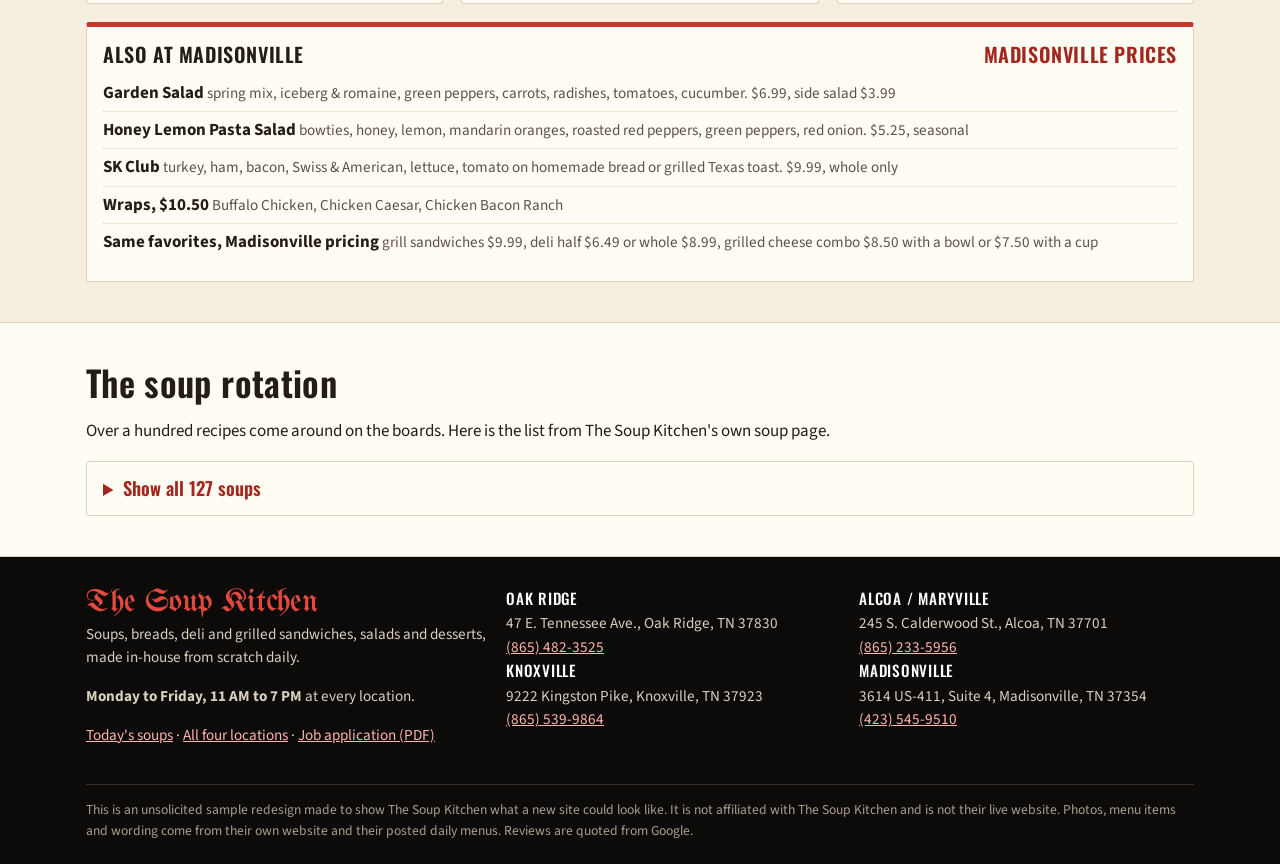
<file: menu.html>
<!DOCTYPE html>
<html lang="en">
<head>
<meta charset="utf-8">
<meta name="viewport" content="width=device-width, initial-scale=1">
<meta name="robots" content="noindex, nofollow, noarchive">
<title>Today's Soups and Menu | The Soup Kitchen</title>
<meta name="description" content="Today's soups at The Soup Kitchen in Oak Ridge, Knoxville, Alcoa and Madisonville, plus grilled and deli sandwiches, breads, desserts and the full soup rotation.">
<meta name="theme-color" content="#1b1613">
<link rel="icon" href="img/favicon.svg" type="image/svg+xml">
<link rel="preconnect" href="https://fonts.googleapis.com">
<link rel="preconnect" href="https://fonts.gstatic.com" crossorigin>
<link rel="stylesheet" href="https://fonts.googleapis.com/css2?family=UnifrakturMaguntia&amp;family=Oswald:wght@500;600&amp;family=Source+Sans+3:ital,wght@0,400;0,700;1,400&amp;display=swap">
<link rel="stylesheet" href="style.css">
</head>
<body>
<a class="skip" href="#main">Skip to main content</a>
<div class="ribbon" role="note"><div class="wrap"><strong>Sample</strong>Sample redesign. Not affiliated with The Soup Kitchen, not their live website.</div></div>
<header class="site-head">
<div class="shade">
<div class="wrap">
<div class="head-row">
<a class="brand" href="index.html" aria-label="The Soup Kitchen, home"><span class="mark" aria-hidden="true">The Soup Kitchen</span><span class="banner" aria-hidden="true">&ldquo;Original Homemade Goodness&rdquo;</span></a>
<a class="head-call" href="locations.html">Call a location</a>
</div>
<nav class="main-nav" aria-label="Main"><ul><li><a href="index.html">Home</a></li><li><a href="menu.html" aria-current="page">Today's Soups &amp; Menu</a></li><li><a href="locations.html">Locations</a></li><li><a href="about.html">About</a></li></ul></nav>
</div>
</div>
</header>
<main id="main">

<section class="section" aria-labelledby="menu-h">
<div class="wrap">
<p class="kicker">Changes every day</p>
<h1 id="menu-h">Today's soups</h1>
<p class="lead">Each kitchen posts its own board. Soups are subject to change based on popularity, so if your favorite is on, come early or call.</p>
<div class="boards two">
<section class="board" id="today-oak-ridge" aria-labelledby="b-oak-ridge">
<div class="board-top"><h3 id="b-oak-ridge">Oak Ridge</h3><span class="date">Monday 10/12</span></div>
<ul><li><span>Chili</span></li><li><span>Hearty Vegetable</span></li><li><span>Chicken Noodle</span></li><li><span>Gratin Savoyard</span></li><li><span>Loaded Potato</span></li><li><span>Chicken Chowder</span></li><li><span>Tomato Cheddar</span></li><li><span>Louisiana Rice</span></li></ul>
<p class="weekly">Featured today: the 3 Cheese Grilled Cheese, American, Swiss and Cheddar &ldquo;melted and grilled to perfection.&rdquo;</p>
<p class="src"><a href="tel:+18654823525">Call (865) 482-3525</a> to check what's left.</p>
</section><section class="board" id="today-knoxville" aria-labelledby="b-knoxville">
<div class="board-top"><h3 id="b-knoxville">Knoxville</h3><span class="date">Monday 10/12</span></div>
<ul><li><span>Chili<small>Soup Kitchen's best</small></span><span class="tag">GF</span></li><li><span>Vegetable<small>Loaded with veggies</small></span><span class="tag">GF</span></li><li><span>Potato Bacon<small>Potatoes, bacon, celery, carrots &amp; cream</small></span></li><li><span>Cheeseburger Mac<small>Ground beef, onions, cheddar cheese</small></span></li><li><span>Gratin Savoyard<small>Spinach, leeks, cream cheese, yogurt</small></span></li><li><span>Chicken Noodle<small>Chicken, carrots, celery &amp; fettuccine noodles</small></span></li></ul>
<p class="price">Cup $5.59 &middot; Bowl $6.59</p><p class="weekly">Desserts today: strawberry cake, peanut butter pie, pumpkin pie, coconut cream pie, chocolate cream pie.</p>
<p class="src"><a href="tel:+18655399864">Call (865) 539-9864</a> to check what's left.</p>
</section><section class="board" id="today-alcoa" aria-labelledby="b-alcoa">
<div class="board-top"><h3 id="b-alcoa">Alcoa / Maryville</h3><span class="date">Monday 10/12</span></div>
<ul><li><span>Chili<small>Soup Kitchen's best</small></span><span class="tag">GF</span></li><li><span>Vegetable<small>Loaded with veggies!</small></span><span class="tag">GF</span></li><li><span>Tomato Basil</span></li><li><span>Chicken Noodle</span></li></ul>
<p class="price">Cup $5.59 &middot; Bowl $6.59</p><p class="weekly">Desserts today: snickerdoodle cake, chocolate cream pie, pecan pie.</p>
<p class="src"><a href="tel:+18652335956">Call (865) 233-5956</a> to check what's left.</p>
</section><section class="board" id="today-madisonville" aria-labelledby="b-madisonville">
<div class="board-top"><h3 id="b-madisonville">Madisonville</h3><span class="date">Menu headed Oct. 12</span></div>
<ul><li><span>Chili<small>Ground beef, onions, pork &amp; beans, green pepper &amp; tomatoes</small></span><span class="tag">GF</span></li><li><span>Vegetable<small>Vegetable stock, tomatoes, peas, carrots, potatoes, green beans, corn, onions</small></span><span class="tag">GF</span><span class="tag">VEG</span></li><li><span>Potato Bacon<small>Soup of the day. Potatoes, onions, carrots &amp; bacon</small></span></li><li><span>Mushroom Gratinee<small>Mushrooms, onions, yogurt, leeks &amp; cream cheese</small></span></li><li><span>Spaghetti Supreme<small>Italian sausage, ground beef, tomato sauce, green pepper, onion, mushrooms, spaghetti</small></span></li></ul>
<p class="price">Cup $5.59 &middot; Bowl $6.59</p><p class="weekly"><b>Soup of the day, every week:</b> Mon Potato Bacon &middot; Tue Chicken &amp; Rice (GF) &middot; Wed Snow Crab &middot; Thu Broccoli Cheddar &middot; Fri Clam Chowder</p>
<p class="src"><a href="tel:+14235459510">Call (423) 545-9510</a> to check what's left.</p>
</section>
</div>
<p class="fine">Soups and prices copied from each location's posted daily menu as of Monday, October 12, 2026. Oak Ridge's posted menu did not list prices. GF means gluten free, VEG means vegetarian, as marked by the kitchen.</p>
</div>
</section>

<section class="section paper" aria-labelledby="upd-h">
<div class="wrap update-grid">
<figure class="phone" aria-labelledby="phone-cap">
<div class="screen" aria-hidden="true">
<div class="p-head"><span>Oak Ridge</span><span>Today</span></div>
<div class="p-row"><span>Chili</span><span class="sw on"></span></div>
<div class="p-row"><span>Hearty Vegetable</span><span class="sw on"></span></div>
<div class="p-row"><span>Chicken Noodle</span><span class="sw on"></span></div>
<div class="p-row"><span>Gratin Savoyard</span><span class="sw on"></span></div>
<div class="p-row"><span>Snow Crab</span><span class="sw"></span></div>
<div class="p-row"><span>Brunswick Stew</span><span class="sw"></span></div>
<div class="p-add">+ Add a soup</div>
<span class="p-save">Post to the website</span>
</div>
<figcaption id="phone-cap" class="fine" style="color:#cbbfab;padding-top:8px;text-align:center">How the morning update would look on a phone.</figcaption>
</figure>
<div>
<p class="kicker">How this board would work</p>
<h2 id="upd-h">Update today's soups from your phone in under a minute</h2>
<ol class="steps">
<li>Open a private page on your phone. No laptop, no Google Doc.</li>
<li>Flip on the soups that are on the stove. Pick from your own list of over a hundred, or add a new one.</li>
<li>Tap post. The board on this page, the homepage and that location's card all change at once, with today's date on them.</li>
<li>Sold out of Snow Crab at 12:30? Flip it off, and nobody drives across town for it.</li>
</ol>
<p>Each location gets its own board, so Oak Ridge, Knoxville, Alcoa and Madisonville can each post their own soups without touching anyone else's.</p>
</div>
</div>
</section>

<section class="section" aria-labelledby="reg-h">
<div class="wrap">
<p class="kicker">Every day</p>
<h2 id="reg-h">The regular menu</h2>
<p class="fine">Prices from the Knoxville and Alcoa menus posted Monday, October 12, 2026. Madisonville posts its own prices, listed in its card below. Grilled and deli sandwiches come with chips and a pickle.</p>
<div class="menu-grid">
<section class="menu-card" aria-labelledby="m-soup"><h3 id="m-soup">Soup <span class="pr">Cup $5.59 &middot; Bowl $6.59</span></h3>
<ul><li><b>Chili</b> <span>Soup Kitchen's best. GF</span></li><li><b>Vegetable</b> <span>Loaded with veggies. GF</span></li><li><b>Plus the day's rotation</b> <span>Eight styles a day, see the boards above</span></li></ul></section>

<section class="menu-card" aria-labelledby="m-gc"><h3 id="m-gc">Grilled Cheese Combo</h3>
<ul><li><b>Bowl &amp; grilled cheese</b> <span>$8.75</span></li><li><b>Cup &amp; grilled cheese</b> <span>$7.75</span></li><li><b>3 Cheese Grilled Cheese</b> <span>American, Swiss &amp; Cheddar, melted and grilled</span></li></ul></section>

<section class="menu-card" aria-labelledby="m-grill"><h3 id="m-grill">Hot Off the Grill <span class="pr">$10.99</span></h3>
<ul><li><b>BLT</b> <span>on Texas toast with lettuce, tomato &amp; mayo</span></li><li><b>Ham &amp; Swiss</b> <span>on marble rye</span></li><li><b>Reuben</b> <span>on marble rye with sauerkraut, Swiss &amp; Thousand Island</span></li><li><b>Tuna Melt</b> <span>on Texas toast with Swiss</span></li><li><b>Chicken Bacon Ranch</b> <span>on a hoagie bun</span></li><li><b>Chicken Philly</b> <span>on a hoagie bun with grilled peppers &amp; onions</span></li><li><b>Meatloaf</b> <span>on sourdough with Swiss and grilled peppers &amp; onions</span></li><li><b>Fried Bologna</b> <span>on Texas toast with American, lettuce &amp; tomato</span></li><li><b>Philly Cheese Steak</b> <span>on a hoagie bun with grilled peppers &amp; onions</span></li></ul></section>

<section class="menu-card" aria-labelledby="m-deli"><h3 id="m-deli">Deli Sandwiches <span class="pr">Half $7.29 &middot; Whole $9.99</span></h3>
<ul><li><b>Turkey</b></li><li><b>Ham</b></li><li><b>Pimiento Cheese</b></li><li><b>Chicken Salad</b> <span>grape pecan</span></li><li><b>Tuna Salad</b></li><li><b>Egg Salad</b></li></ul></section>

<section class="menu-card" aria-labelledby="m-bread"><h3 id="m-bread">Freshly Baked Bread <span class="pr">$2.15</span></h3>
<ul><li><b>Cheese Bread</b></li><li><b>Brown Bread</b></li><li><b>Plain Cornbread</b></li><li><b>Mexican Cornbread</b></li></ul></section>

<section class="menu-card" aria-labelledby="m-des"><h3 id="m-des">Desserts <span class="pr">$4.50</span></h3>
<p class="note">Changes daily. Monday in Knoxville:</p>
<ul><li><b>Strawberry Cake</b></li><li><b>Peanut Butter Pie</b></li><li><b>Pumpkin Pie</b></li><li><b>Coconut Cream Pie</b></li><li><b>Chocolate Cream Pie</b></li></ul></section>
</div>

<div class="menu-grid" style="margin-top:18px">
<section class="menu-card" aria-labelledby="m-mad" style="grid-column:1/-1"><h3 id="m-mad">Also at Madisonville <span class="pr">Madisonville prices</span></h3>
<ul>
<li><b>Garden Salad</b> <span>spring mix, iceberg &amp; romaine, green peppers, carrots, radishes, tomatoes, cucumber. $6.99, side salad $3.99</span></li>
<li><b>Honey Lemon Pasta Salad</b> <span>bowties, honey, lemon, mandarin oranges, roasted red peppers, green peppers, red onion. $5.25, seasonal</span></li>
<li><b>SK Club</b> <span>turkey, ham, bacon, Swiss &amp; American, lettuce, tomato on homemade bread or grilled Texas toast. $9.99, whole only</span></li>
<li><b>Wraps, $10.50</b> <span>Buffalo Chicken, Chicken Caesar, Chicken Bacon Ranch</span></li>
<li><b>Same favorites, Madisonville pricing</b> <span>grill sandwiches $9.99, deli half $6.49 or whole $8.99, grilled cheese combo $8.50 with a bowl or $7.50 with a cup</span></li>
</ul></section>
</div>
</div>
</section>

<section class="section paper" aria-labelledby="rot-h">
<div class="wrap">
<h2 id="rot-h">The soup rotation</h2>
<p>Over a hundred recipes come around on the boards. Here is the list from The Soup Kitchen's own soup page.</p>
<details class="rotation"><summary>Show all 127 soups</summary>
<ul class="soup-list"><li>Chili</li><li>Spice &amp; Cheddar</li><li>Beef &amp; Barley</li><li>Chinese Mushroom</li><li>Beer &amp; Cheddar</li><li>Potato Bacon</li><li>French Onion</li><li>Belgian Leek</li><li>Chicken Almond</li><li>Arizona Mountain</li><li>Bayou Shrimp</li><li>Beef &amp; Pasta Mushroom</li><li>Georgia Peanut</li><li>Bacon Cheddar</li><li>Tomato Rice</li><li>Cream of Potato</li><li>Butternut Bisque</li><li>Seashore Chowder</li><li>Bean &amp; Bacon</li><li>Chicken Barley</li><li>Charleston Style Shrimp Curry</li><li>Cabbage Beef Stew</li><li>Hearty Vegetable</li><li>Canadian Cheddar</li><li>German Potato</li><li>Cabbage Kielbasa</li><li>Chicken Broccoli Cheddar</li><li>Beef &amp; Bean</li><li>Clamboyance</li><li>German Beer Stew</li><li>Hot Madreline</li><li>Cheddar Vegetable</li><li>Irish Potato</li><li>Carrot Cream</li><li>Chicken Chowder</li><li>Black Bean</li><li>Dilled Salmon</li><li>German Pork Goulash</li><li>Mediterranean Mushroom</li><li>Cheeseburger Macaroni</li><li>Potato Cheddar</li><li>Cream of Asparagus</li><li>Chicken Curry</li><li>Beefy Black Eye</li><li>Filet O'Fish Chowder</li><li>Guadalajara</li><li>Minestrone</li><li>Onion Cheddar</li><li>Potato Corn Chowder</li><li>Cream of Broccoli</li><li>Chicken Gumbo</li><li>Shaker Bean Chowder</li><li>Fish Mornay</li><li>Hungarian Goulash</li><li>Mushroom Cheddar</li><li>Pasta Cheddar</li><li>Potato Dill</li><li>Cream of Cauliflower</li><li>Chicken Medley</li><li>Cajun Red Bean</li><li>Pasta &amp; Clam</li><li>Peruvian Shrimp Chowder</li><li>Hunter's Stew</li><li>Mushroom Gratinee</li><li>Potato Leek</li><li>Chicken Mushroom</li><li>Country Inn Lentil</li><li>Gratin Savoyard</li><li>Chicken Rice</li><li>Dallas Cowboy Bean</li><li>Little Italy</li><li>Tomato Cheddar</li><li>Mexican Potato</li><li>Lemon Garden</li><li>Chicken Tortilla</li><li>French Cassoulet</li><li>Shrimp &amp; Cheddar</li><li>Off Yur Noodle</li><li>Newport Potato</li><li>Oriental Broccoli</li><li>Chicken Vegetable</li><li>French Market</li><li>Shrimp &amp; Pasta</li><li>Pioneer Stew</li><li>Tomato Noodle</li><li>Potato Mushroom</li><li>Pork Oriental</li><li>Cockaleekie</li><li>Pinto Bean 'N Ham</li><li>Shrimp Bisque</li><li>Texas Beef Stew</li><li>Wild Rice</li><li>Royal Ascot</li><li>Country Captain</li><li>Smokey &amp; The Bean</li><li>Shrimp Creole</li><li>The Spice is Right</li><li>Burgundy Mushroom</li><li>Louisiana Rice</li><li>Lotus</li><li>U.S. Senate Bean</li><li>Shrimp Gumbo</li><li>Vegetable Beef</li><li>Country Cabbage</li><li>Mexican Chicken</li><li>Split Pea With Ham</li><li>Shrimp Newburg</li><li>Soup for The Slopes</li><li>Vegetable Provencial</li><li>Mulligatawney</li><li>Some Like It Hot</li><li>Shrimp Rotelle</li><li>Red Eye Stew</li><li>Brunswick Stew</li><li>Snow Crab</li><li>Country Style Beef Stew</li><li>Pirates' Stew</li><li>Inflation Vegetable</li><li>Sherried Tomato</li><li>Redskin Potato</li><li>Fresh Pea</li><li>Chicken Noodle</li><li>German Lentil</li><li>Savannah Fish Stew</li><li>Italian Sausage</li><li>Tomato Barley</li><li>Potato Sausage</li></ul>
</details>
</div>
</section>
</main>
<footer class="site-foot">
<div class="wrap">
<div class="foot-grid">
<div>
<p class="foot-name">The Soup Kitchen</p>
<p>Soups, breads, deli and grilled sandwiches, salads and desserts, made in-house from scratch daily.</p>
<p><strong>Monday to Friday, 11 AM to 7 PM</strong> at every location.</p>
<p><a href="menu.html">Today's soups</a> &middot; <a href="locations.html">All four locations</a> &middot; <a href="https://thesoupkitchen.com/jobapplication.pdf">Job application (PDF)</a></p>
</div>
<div><p class="foot-loc"><b>Oak Ridge</b><br>47 E. Tennessee Ave., Oak Ridge, TN 37830<br><a href="tel:+18654823525">(865) 482-3525</a></p><p class="foot-loc"><b>Knoxville</b><br>9222 Kingston Pike, Knoxville, TN 37923<br><a href="tel:+18655399864">(865) 539-9864</a></p></div>
<div><p class="foot-loc"><b>Alcoa / Maryville</b><br>245 S. Calderwood St., Alcoa, TN 37701<br><a href="tel:+18652335956">(865) 233-5956</a></p><p class="foot-loc"><b>Madisonville</b><br>3614 US-411, Suite 4, Madisonville, TN 37354<br><a href="tel:+14235459510">(423) 545-9510</a></p></div>
</div>
<p class="sample-note">This is an unsolicited sample redesign made to show The Soup Kitchen what a new site could look like. It is not affiliated with The Soup Kitchen and is not their live website. Photos, menu items and wording come from their own website and their posted daily menus. Reviews are quoted from Google.</p>
</div>
</footer>
</body>
</html>
</file>
<file: style.css>
/* The Soup Kitchen sample redesign.
   Colors sampled from their kettle logo: kettle black, logo red, cream.
   Wood strip in the header is their own site's header texture. */

:root {
  --kettle: #1b1613;
  --kettle-2: #2a221d;
  --red: #c8352d;
  --red-dk: #a3271f;
  --red-lt: #e5493d;
  --cream: #f6efe0;
  --paper: #fffcf4;
  --ink: #241c17;
  --muted: #5d5148;
  --rule: #ddd2bd;
  --wrap: 1140px;
}

*, *::before, *::after { box-sizing: border-box; }
html { -webkit-text-size-adjust: 100%; }
body {
  margin: 0;
  font-family: "Source Sans 3", "Helvetica Neue", Arial, sans-serif;
  font-size: 1.0625rem;
  line-height: 1.55;
  color: var(--ink);
  background: var(--cream);
  overflow-x: hidden;
}
img { max-width: 100%; height: auto; display: block; }
a { color: var(--red-dk); }
a:focus-visible, .btn:focus-visible { outline: 3px solid #f2b705; outline-offset: 2px; }
.wrap { width: 100%; max-width: var(--wrap); margin: 0 auto; padding: 0 16px; }
.skip { position: absolute; left: -9999px; top: 0; background: #fff; color: var(--ink); padding: 8px 12px; z-index: 10; }
.skip:focus { left: 8px; top: 8px; }

h1, h2, h3 { font-family: "Oswald", "Arial Narrow", Arial, sans-serif; font-weight: 600; line-height: 1.12; margin: 0 0 0.45em; letter-spacing: 0.01em; }
h1 { font-size: clamp(2rem, 7vw, 3.3rem); }
h2 { font-size: clamp(1.5rem, 4.6vw, 2.2rem); }
h3 { font-size: 1.25rem; }
p { margin: 0 0 1em; }
.fine { font-size: 0.9rem; color: var(--muted); }

/* Sample ribbon */
.ribbon { background: #0d0b0a; color: #efe6d6; font-size: 0.88rem; padding: 7px 0; border-bottom: 3px solid var(--red); }
.ribbon strong { color: var(--red-lt); text-transform: uppercase; letter-spacing: 0.08em; margin-right: 8px; }

/* Header: dark wood, kettle-style wordmark and the red banner from their logo */
.site-head { background: var(--kettle) url("img/wood-1000.webp") center top / 1000px 82px repeat; color: #fff; border-bottom: 5px solid var(--red); }
.site-head .shade { background: rgba(20, 14, 11, 0.72); }
.head-row { display: flex; flex-wrap: wrap; align-items: center; justify-content: space-between; gap: 10px 18px; padding: 14px 0 10px; }
.brand { text-decoration: none; display: inline-flex; flex-direction: column; align-items: flex-start; min-width: 0; }
.brand .mark { font-family: "UnifrakturMaguntia", "Old English Text MT", serif; color: var(--red-lt); font-size: clamp(2.3rem, 10vw, 3.4rem); line-height: 0.95; text-shadow: 0 2px 0 #000, 0 0 1px #000; white-space: nowrap; }
.brand .banner { margin-top: 6px; background: var(--red); color: #fff; border: 2px solid var(--cream); box-shadow: 0 0 0 2px #000; border-radius: 999px; padding: 2px 12px; font-family: "Oswald", Arial, sans-serif; font-weight: 600; font-size: 0.78rem; letter-spacing: 0.08em; text-transform: uppercase; white-space: nowrap; }
.head-call { color: #fff; text-decoration: none; font-family: "Oswald", Arial, sans-serif; font-weight: 600; letter-spacing: 0.04em; border: 2px solid rgba(255,255,255,.6); padding: 7px 14px; white-space: nowrap; }
.head-call:hover { background: var(--red); border-color: var(--red); }
.main-nav ul { list-style: none; margin: 0; padding: 0; display: flex; flex-wrap: wrap; border-top: 1px solid rgba(255,255,255,.18); }
.main-nav li { flex: 1 1 auto; }
.main-nav a { display: block; text-align: center; color: #fff; text-decoration: none; padding: 11px 8px; font-family: "Oswald", Arial, sans-serif; font-weight: 500; letter-spacing: 0.06em; text-transform: uppercase; font-size: 0.98rem; }
.main-nav a:hover { background: rgba(200, 53, 45, .55); }
.main-nav a[aria-current="page"] { background: var(--cream); color: var(--red-dk); }

/* Buttons */
.btn { display: inline-block; background: var(--red-dk); color: #fff; text-decoration: none; font-family: "Oswald", Arial, sans-serif; font-weight: 600; letter-spacing: 0.04em; padding: 12px 18px; border: 2px solid var(--red-dk); border-radius: 3px; }
.btn:hover { background: #861d17; border-color: #861d17; }
.btn-line { background: transparent; color: var(--ink); border-color: var(--ink); }
.btn-line:hover { background: var(--ink); color: #fff; border-color: var(--ink); }
.cta-row { display: flex; flex-wrap: wrap; gap: 10px; margin: 6px 0 14px; }

/* Sections */
.section { padding: 40px 0; }
.section.tight { padding: 26px 0; }
.section.dark { background: var(--kettle); color: #f2eadb; }
.section.dark a { color: #ffb4ab; }
.section.paper { background: var(--paper); border-top: 1px solid var(--rule); border-bottom: 1px solid var(--rule); }
.kicker { font-family: "Oswald", Arial, sans-serif; text-transform: uppercase; letter-spacing: 0.12em; font-size: 0.85rem; color: var(--red-dk); margin: 0 0 6px; font-weight: 600; }
.section.dark .kicker { color: #ff8f84; }
.lead { font-size: 1.15rem; }

/* Hero */
.hero { padding: 28px 0 34px; }
.hero-grid { display: grid; gap: 22px; align-items: center; }
.hero-photo { margin: 0; border: 6px solid #fff; box-shadow: 0 8px 22px rgba(36, 28, 23, .22); background: #fff; }
.hero-photo figcaption { font-size: 0.88rem; color: var(--muted); padding: 6px 4px 2px; }
.hero h1 { color: var(--kettle); }
.hero .sub { font-size: 1.12rem; }
.hours-line { font-size: 0.98rem; color: var(--muted); }

/* Tap to call strip */
.callbar { background: var(--red-dk); color: #fff; }
.callbar .wrap { padding-top: 14px; padding-bottom: 14px; }
.callbar h2 { font-size: 1.1rem; letter-spacing: 0.1em; text-transform: uppercase; margin: 0 0 10px; }
.calls { list-style: none; margin: 0; padding: 0; display: grid; grid-template-columns: repeat(2, minmax(0, 1fr)); gap: 8px; }
.calls a { display: block; background: #fff; color: var(--ink); text-decoration: none; padding: 10px 12px; border-radius: 3px; border-left: 6px solid var(--kettle); }
.calls a:hover { background: var(--cream); }
.calls .town { display: block; font-family: "Oswald", Arial, sans-serif; font-weight: 600; text-transform: uppercase; letter-spacing: 0.06em; font-size: 0.86rem; color: var(--red-dk); }
.calls .num { display: block; font-weight: 700; font-size: 1.12rem; white-space: nowrap; }

/* Today's soups board: kettle black, cream condensed type, red date strip */
.boards { display: grid; gap: 18px; }
.board { background: var(--kettle); color: #f3ead9; border-radius: 6px; box-shadow: 0 8px 20px rgba(0,0,0,.25); overflow: hidden; border: 3px solid #3a302a; }
.board-top { background: var(--red); color: #fff; display: flex; flex-wrap: wrap; justify-content: space-between; align-items: baseline; gap: 2px 10px; padding: 8px 14px; }
.board-top h3 { margin: 0; font-size: 1.3rem; text-transform: uppercase; letter-spacing: 0.05em; }
.board-top .date { font-family: "Oswald", Arial, sans-serif; font-weight: 500; letter-spacing: 0.05em; font-size: 0.95rem; }
.board ul { list-style: none; margin: 0; padding: 10px 14px 6px; }
.board li { font-family: "Oswald", Arial, sans-serif; font-size: 1.12rem; letter-spacing: 0.03em; text-transform: uppercase; padding: 5px 0; border-bottom: 1px dashed rgba(243, 234, 217, .25); display: flex; justify-content: space-between; gap: 10px; }
.board li:last-child { border-bottom: 0; }
.board li small { font-family: "Source Sans 3", Arial, sans-serif; text-transform: none; letter-spacing: 0; font-size: 0.86rem; color: #cbbfab; display: block; }
.tag { flex: none; align-self: center; font-family: "Source Sans 3", Arial, sans-serif; font-size: 0.72rem; font-weight: 700; letter-spacing: 0.06em; background: #f3ead9; color: var(--kettle); border-radius: 3px; padding: 1px 6px; }
.board .price { padding: 0 14px 10px; font-size: 0.95rem; color: #e6dac6; margin: 0; }
.board .src { padding: 8px 14px 10px; margin: 0; font-size: 0.82rem; color: #b9ac97; border-top: 1px solid rgba(243, 234, 217, .15); }
.board .weekly { padding: 0 14px 10px; font-size: 0.92rem; color: #e6dac6; }
.board .weekly b { color: #fff; }

/* Phone mockup showing how the board would be updated */
.update-grid { display: grid; gap: 24px; align-items: center; }
.phone { margin: 0 auto; width: 100%; max-width: 280px; background: #111; border-radius: 34px; padding: 14px 12px 18px; box-shadow: 0 12px 28px rgba(0,0,0,.35); }
.phone .screen { background: #fff; border-radius: 22px; padding: 14px 12px; color: var(--ink); font-size: 0.92rem; }
.phone .p-head { font-family: "Oswald", Arial, sans-serif; font-weight: 600; text-transform: uppercase; letter-spacing: 0.04em; display: flex; justify-content: space-between; border-bottom: 2px solid var(--red); padding-bottom: 6px; margin-bottom: 6px; }
.phone .p-row { display: flex; justify-content: space-between; align-items: center; padding: 6px 0; border-bottom: 1px solid #eee; }
.phone .sw { width: 38px; height: 22px; border-radius: 11px; background: #ccc; position: relative; flex: none; }
.phone .sw::after { content: ""; position: absolute; top: 3px; left: 3px; width: 16px; height: 16px; border-radius: 50%; background: #fff; }
.phone .sw.on { background: #2e8b57; }
.phone .sw.on::after { left: 19px; }
.phone .p-add { color: var(--red-dk); font-weight: 700; padding: 8px 0 4px; }
.phone .p-save { display: block; text-align: center; background: var(--red-dk); color: #fff; border-radius: 6px; padding: 8px; font-weight: 700; margin-top: 6px; }
.steps { margin: 0; padding-left: 1.3em; }
.steps li { margin-bottom: 8px; }

/* Regular menu */
.menu-grid { display: grid; gap: 18px; }
.menu-card { background: var(--paper); border: 1px solid var(--rule); border-top: 5px solid var(--red); padding: 16px 16px 10px; border-radius: 3px; }
.menu-card h3 { display: flex; justify-content: space-between; gap: 10px; flex-wrap: wrap; text-transform: uppercase; letter-spacing: 0.03em; }
.menu-card h3 .pr { color: var(--red-dk); white-space: nowrap; }
.menu-card ul { list-style: none; margin: 0 0 10px; padding: 0; }
.menu-card li { padding: 5px 0; border-bottom: 1px dotted var(--rule); }
.menu-card li:last-child { border-bottom: 0; }
.menu-card li b { font-weight: 700; }
.menu-card li span { color: var(--muted); font-size: 0.95rem; }
.menu-card .note { font-size: 0.9rem; color: var(--muted); margin: 0 0 6px; }
.soup-list { columns: 2 150px; column-gap: 20px; list-style: none; padding: 0; margin: 12px 0 0; font-size: 0.98rem; }
.soup-list li { break-inside: avoid; padding: 2px 0; }
details.rotation { background: var(--paper); border: 1px solid var(--rule); border-radius: 3px; padding: 12px 16px; }
details.rotation summary { cursor: pointer; font-family: "Oswald", Arial, sans-serif; font-weight: 600; font-size: 1.15rem; color: var(--red-dk); }

/* Photo tiles */
.tiles { list-style: none; margin: 0; padding: 0; display: grid; grid-template-columns: repeat(2, minmax(0, 1fr)); gap: 10px; }
.tiles figure { margin: 0; background: #fff; padding: 5px; box-shadow: 0 3px 10px rgba(36, 28, 23, .15); }
.tiles img { width: 100%; aspect-ratio: 211 / 209; object-fit: cover; }
.tiles figcaption { font-size: 0.85rem; color: var(--muted); padding: 4px 2px 0; }
.bread-strip { margin: 0; }
.bread-strip img { width: 100%; height: 150px; object-fit: cover; }
.bread-strip figcaption { font-size: 0.88rem; color: #cbbfab; padding-top: 6px; }

/* Reviews */
.rating-row { display: flex; flex-wrap: wrap; gap: 6px 18px; margin: 0 0 14px; font-size: 0.98rem; }
.rating-row span b { color: var(--red-dk); }
.section.dark .rating-row span b { color: #ffb4ab; }
.reviews { list-style: none; margin: 0; padding: 0; display: grid; gap: 14px; }
.reviews li { background: var(--paper); color: var(--ink); border-left: 5px solid var(--red); padding: 14px 16px 10px; border-radius: 3px; }
.reviews blockquote { margin: 0 0 8px; font-size: 1.02rem; }
.reviews blockquote p { margin: 0; }
.reviews .who { margin: 0; font-weight: 700; font-size: 0.95rem; }
.reviews .who span { font-weight: 400; color: var(--muted); }

/* Locations */
.locs { display: grid; gap: 20px; }
.loc { background: var(--paper); border: 1px solid var(--rule); border-radius: 4px; overflow: hidden; }
.loc-head { background: var(--kettle); color: #fff; padding: 12px 16px; }
.loc-head h2 { margin: 0; font-size: 1.6rem; }
.loc-head p { margin: 2px 0 0; color: #d8ccb8; font-size: 0.95rem; }
.loc-body { padding: 14px 16px 16px; }
.loc address { font-style: normal; margin: 0 0 10px; }
.big-call { display: block; text-align: center; background: var(--red-dk); color: #fff; text-decoration: none; font-family: "Oswald", Arial, sans-serif; font-weight: 600; font-size: 1.35rem; letter-spacing: 0.03em; padding: 12px; border-radius: 3px; margin: 0 0 10px; }
.big-call:hover { background: #861d17; }
.big-call span { display: block; font-size: 0.8rem; letter-spacing: 0.12em; text-transform: uppercase; font-weight: 500; }
.loc-links { display: flex; flex-wrap: wrap; gap: 8px; margin: 0 0 12px; }
.loc-links a { flex: 1 1 140px; text-align: center; padding: 9px 10px; border: 2px solid var(--ink); color: var(--ink); text-decoration: none; font-weight: 700; border-radius: 3px; font-size: 0.95rem; overflow-wrap: anywhere; }
.loc-links a:hover { background: var(--ink); color: #fff; }
table.hours { width: 100%; border-collapse: collapse; font-size: 0.98rem; }
table.hours th, table.hours td { text-align: left; padding: 4px 0; border-bottom: 1px dotted var(--rule); }
table.hours td { text-align: right; }
table.hours tr.closed td { color: var(--muted); }

/* About */
.about-grid { display: grid; gap: 24px; align-items: start; }
.their-words { background: var(--paper); border-left: 6px solid var(--red); padding: 16px 18px; margin: 0; font-size: 1.08rem; }
.their-words p:last-child { margin-bottom: 0; }
.their-words footer { font-size: 0.9rem; color: var(--muted); margin-top: 10px; }
.facts { list-style: none; padding: 0; margin: 0; display: grid; gap: 10px; }
.facts li { background: var(--paper); border: 1px solid var(--rule); padding: 12px 14px; border-radius: 3px; }
.facts b { display: block; font-family: "Oswald", Arial, sans-serif; font-size: 1.35rem; color: var(--red-dk); font-weight: 600; }
.photo-needed { border: 3px dashed var(--red); background: repeating-linear-gradient(45deg, #fbf3e3, #fbf3e3 12px, #f6ead3 12px, #f6ead3 24px); min-height: 200px; display: flex; align-items: center; justify-content: center; text-align: center; padding: 20px; color: var(--ink); font-weight: 700; border-radius: 4px; }
.logo-fig { margin: 0; max-width: 260px; }
.logo-fig figcaption { font-size: 0.85rem; color: var(--muted); padding-top: 4px; }

/* Footer */
.site-foot { background: #0d0b0a; color: #d9cfbf; padding: 30px 0 22px; font-size: 0.95rem; }
.site-foot a { color: #ffb4ab; }
.foot-grid { display: grid; gap: 18px; }
.foot-name { font-family: "UnifrakturMaguntia", serif; color: var(--red-lt); font-size: 2rem; margin: 0 0 4px; line-height: 1; }
.foot-loc { margin: 0; }
.foot-loc b { color: #fff; font-family: "Oswald", Arial, sans-serif; font-weight: 500; letter-spacing: 0.05em; text-transform: uppercase; }
.sample-note { margin: 22px 0 0; padding-top: 14px; border-top: 1px solid #3a302a; font-size: 0.85rem; color: #a99d8c; }

@media (min-width: 600px) {
  .calls { grid-template-columns: repeat(4, minmax(0, 1fr)); }
  .tiles { grid-template-columns: repeat(4, minmax(0, 1fr)); }
  .boards { grid-template-columns: repeat(2, minmax(0, 1fr)); }
  .reviews { grid-template-columns: repeat(2, minmax(0, 1fr)); }
  .locs { grid-template-columns: repeat(2, minmax(0, 1fr)); }
  .menu-grid { grid-template-columns: repeat(2, minmax(0, 1fr)); }
  .foot-grid { grid-template-columns: 1.2fr 1fr 1fr; }
  .facts { grid-template-columns: repeat(2, minmax(0, 1fr)); }
}
@media (min-width: 900px) {
  .hero-grid { grid-template-columns: 1.1fr 1fr; }
  .boards { grid-template-columns: repeat(4, minmax(0, 1fr)); }
  .boards.two { grid-template-columns: repeat(2, minmax(0, 1fr)); }
  .update-grid { grid-template-columns: 300px 1fr; }
  .menu-grid { grid-template-columns: repeat(3, minmax(0, 1fr)); }
  .reviews { grid-template-columns: repeat(3, minmax(0, 1fr)); }
  .about-grid { grid-template-columns: 1.3fr 1fr; }
  .tiles.eight { grid-template-columns: repeat(8, minmax(0, 1fr)); }
}
@media (prefers-reduced-motion: reduce) {
  * { transition: none !important; animation: none !important; scroll-behavior: auto !important; }
}

.board .src a { color: #ffb4ab; font-weight: 700; }
.loc-links a.mail { flex-basis: 100%; font-weight: 400; }
</file>
